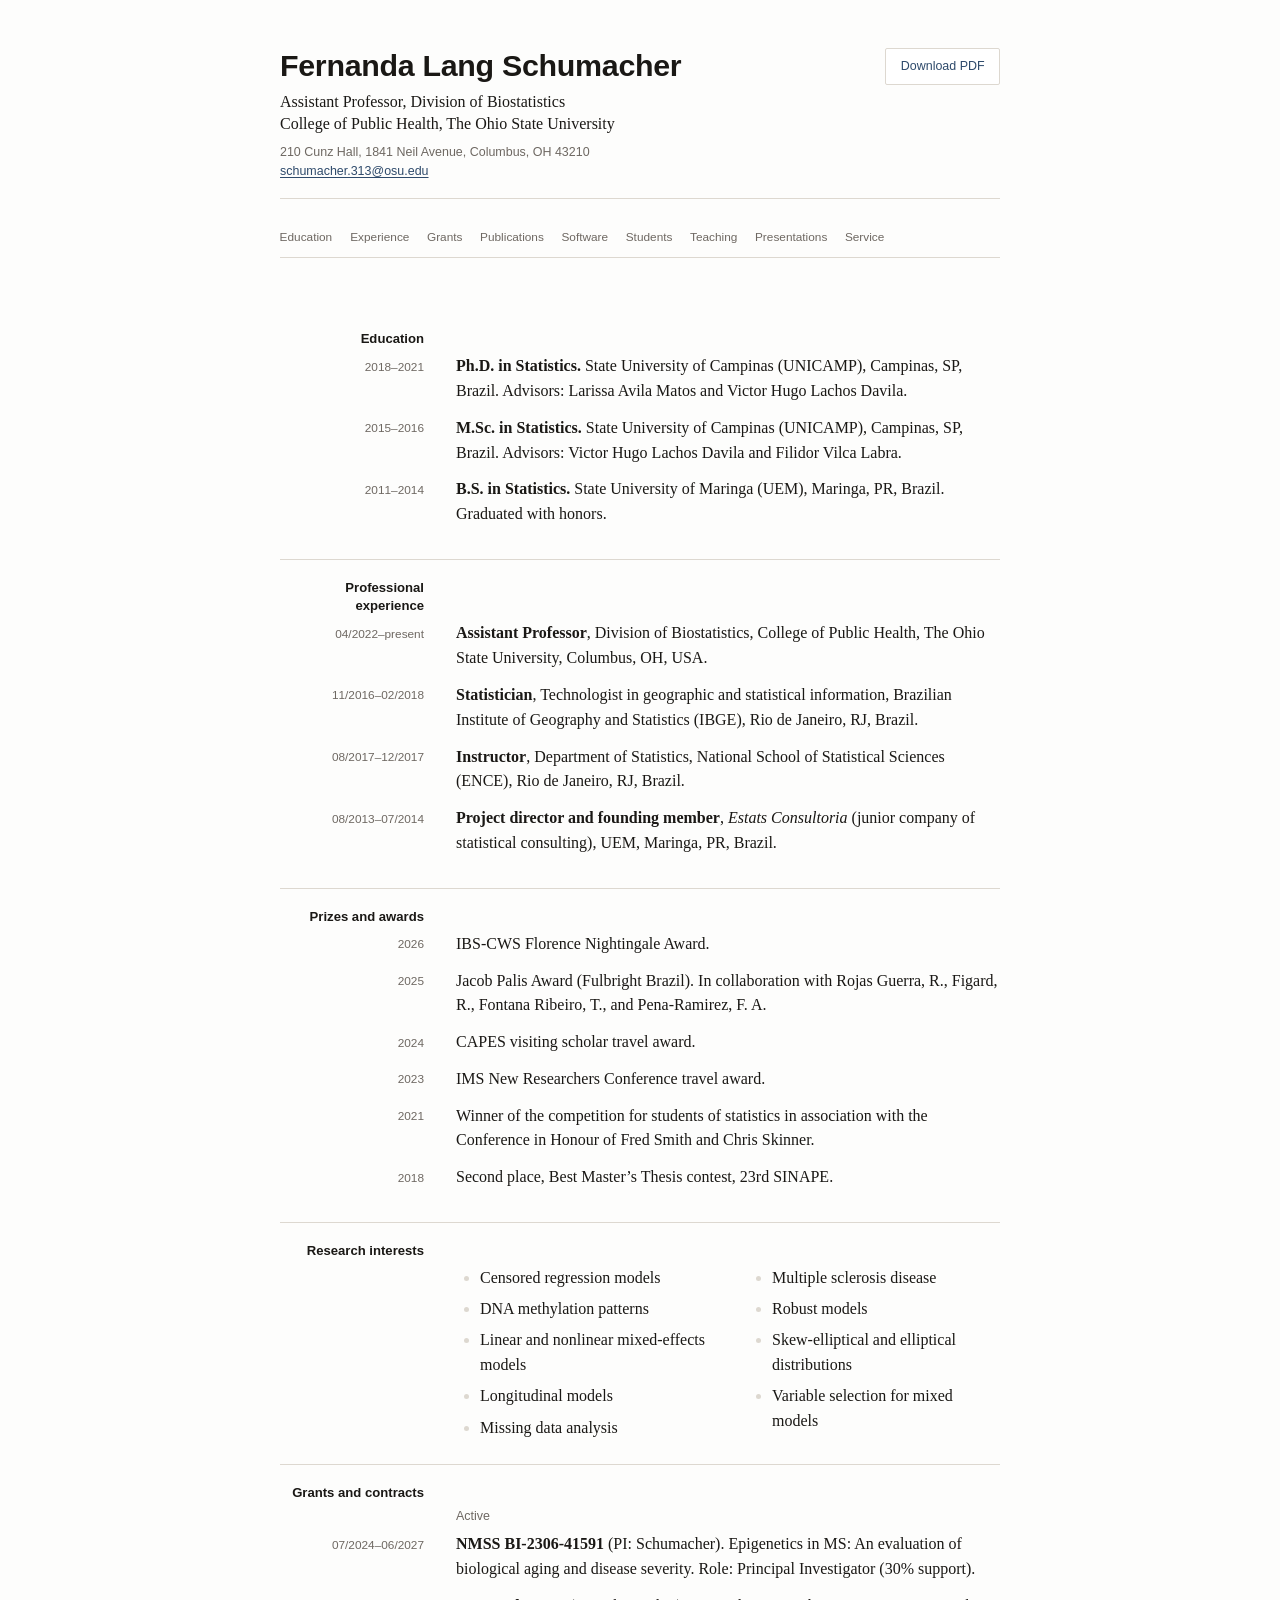
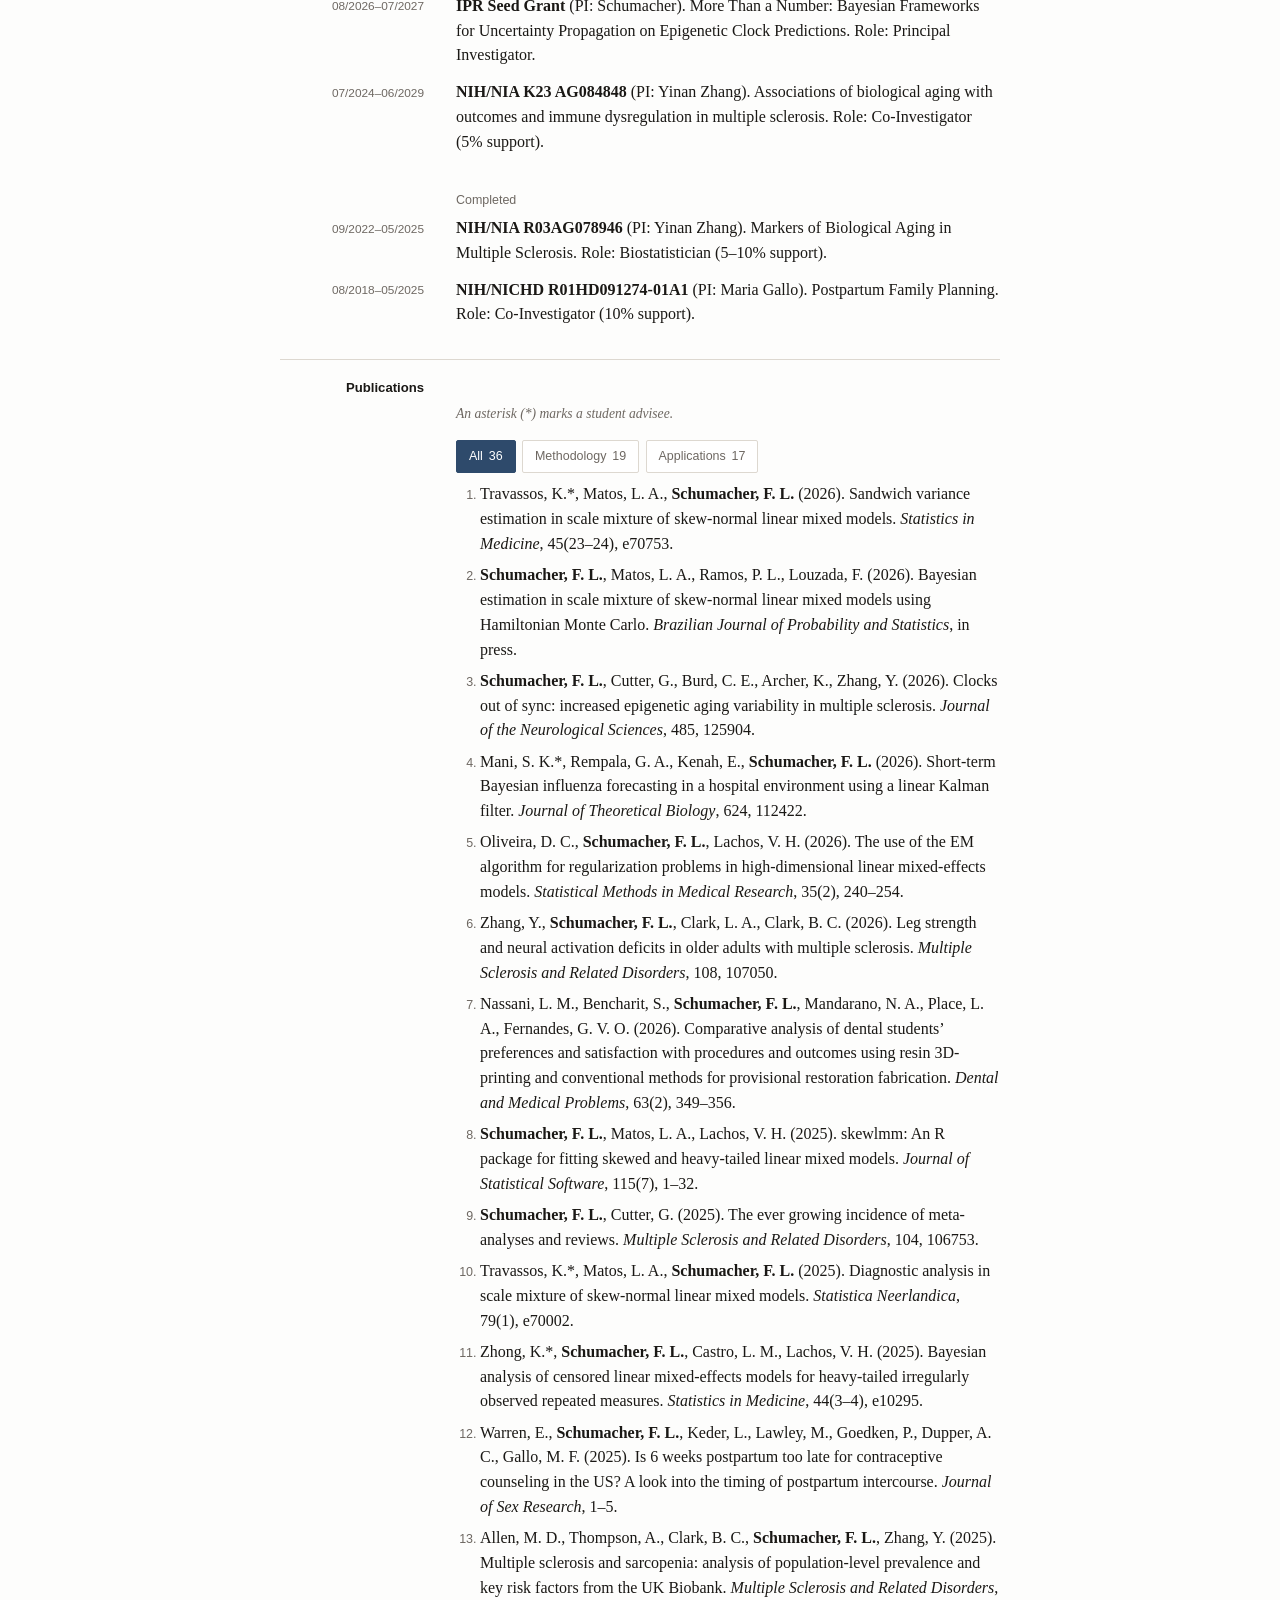
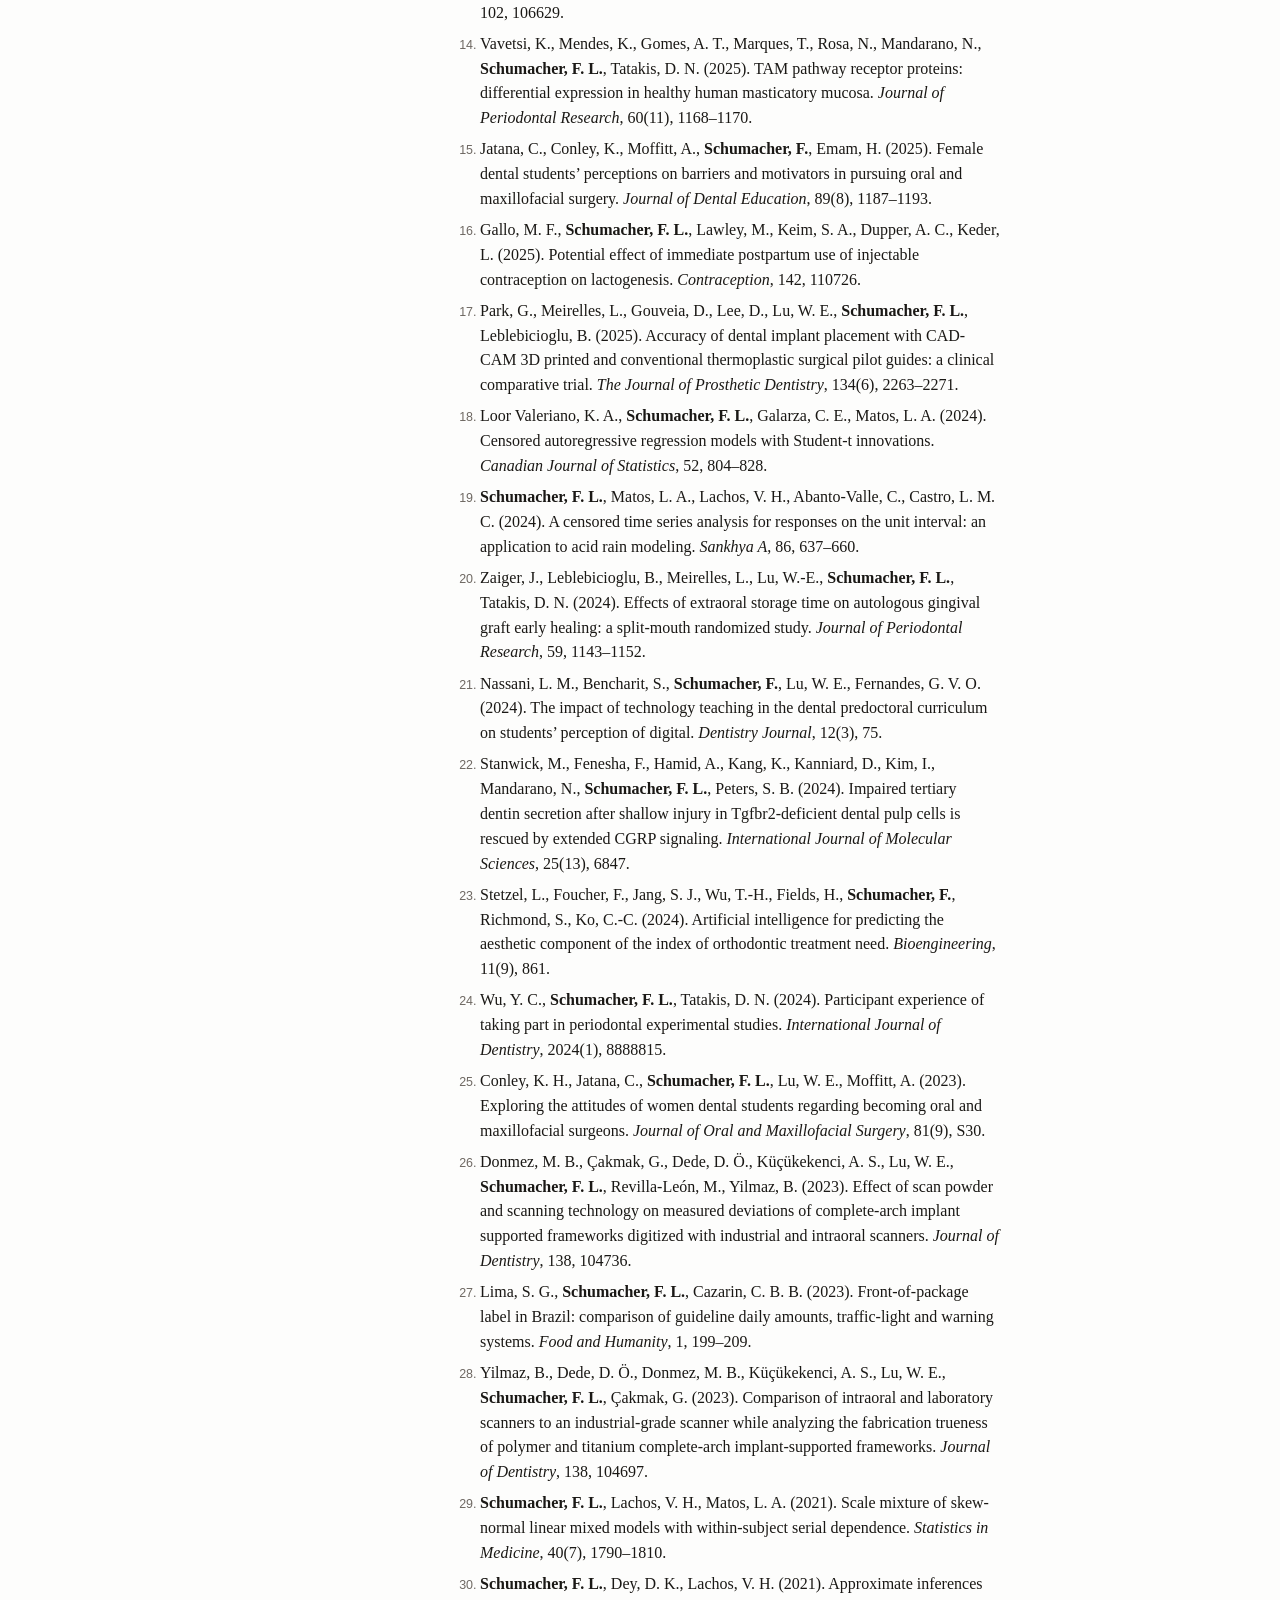
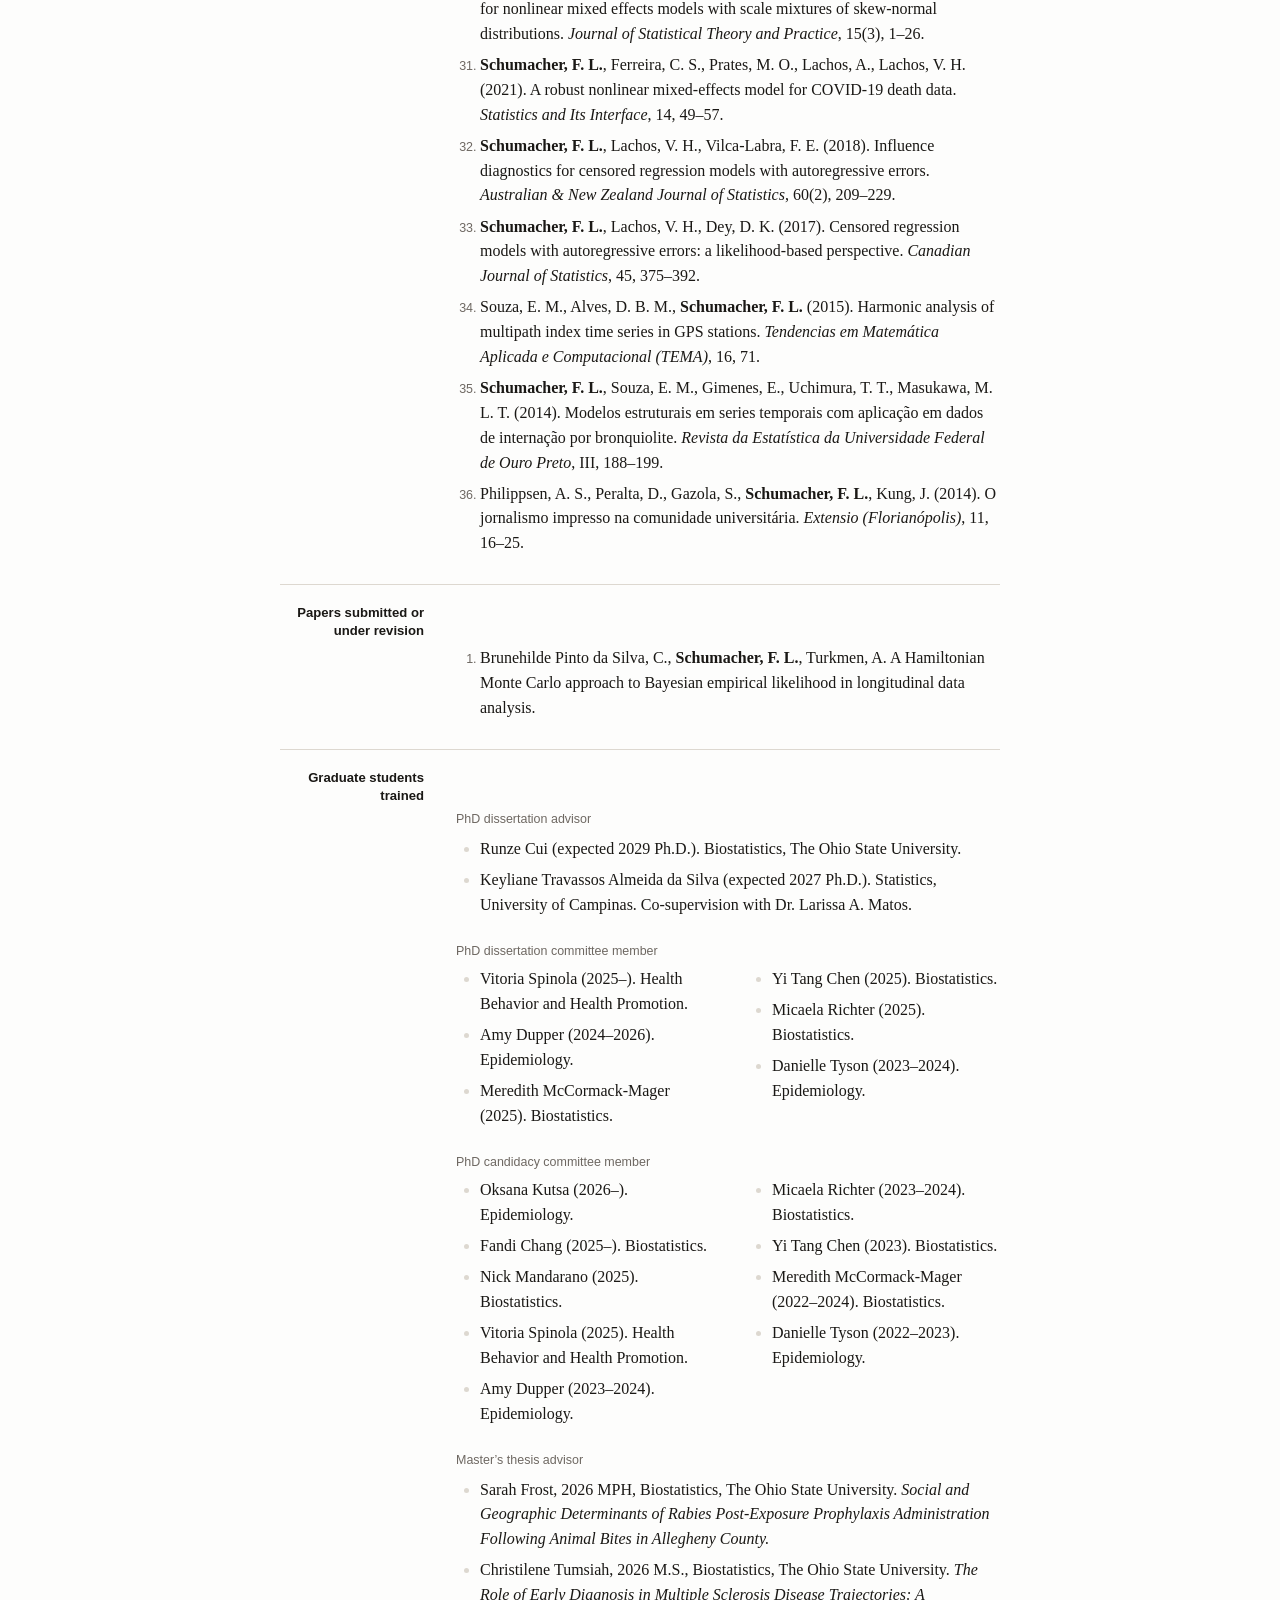
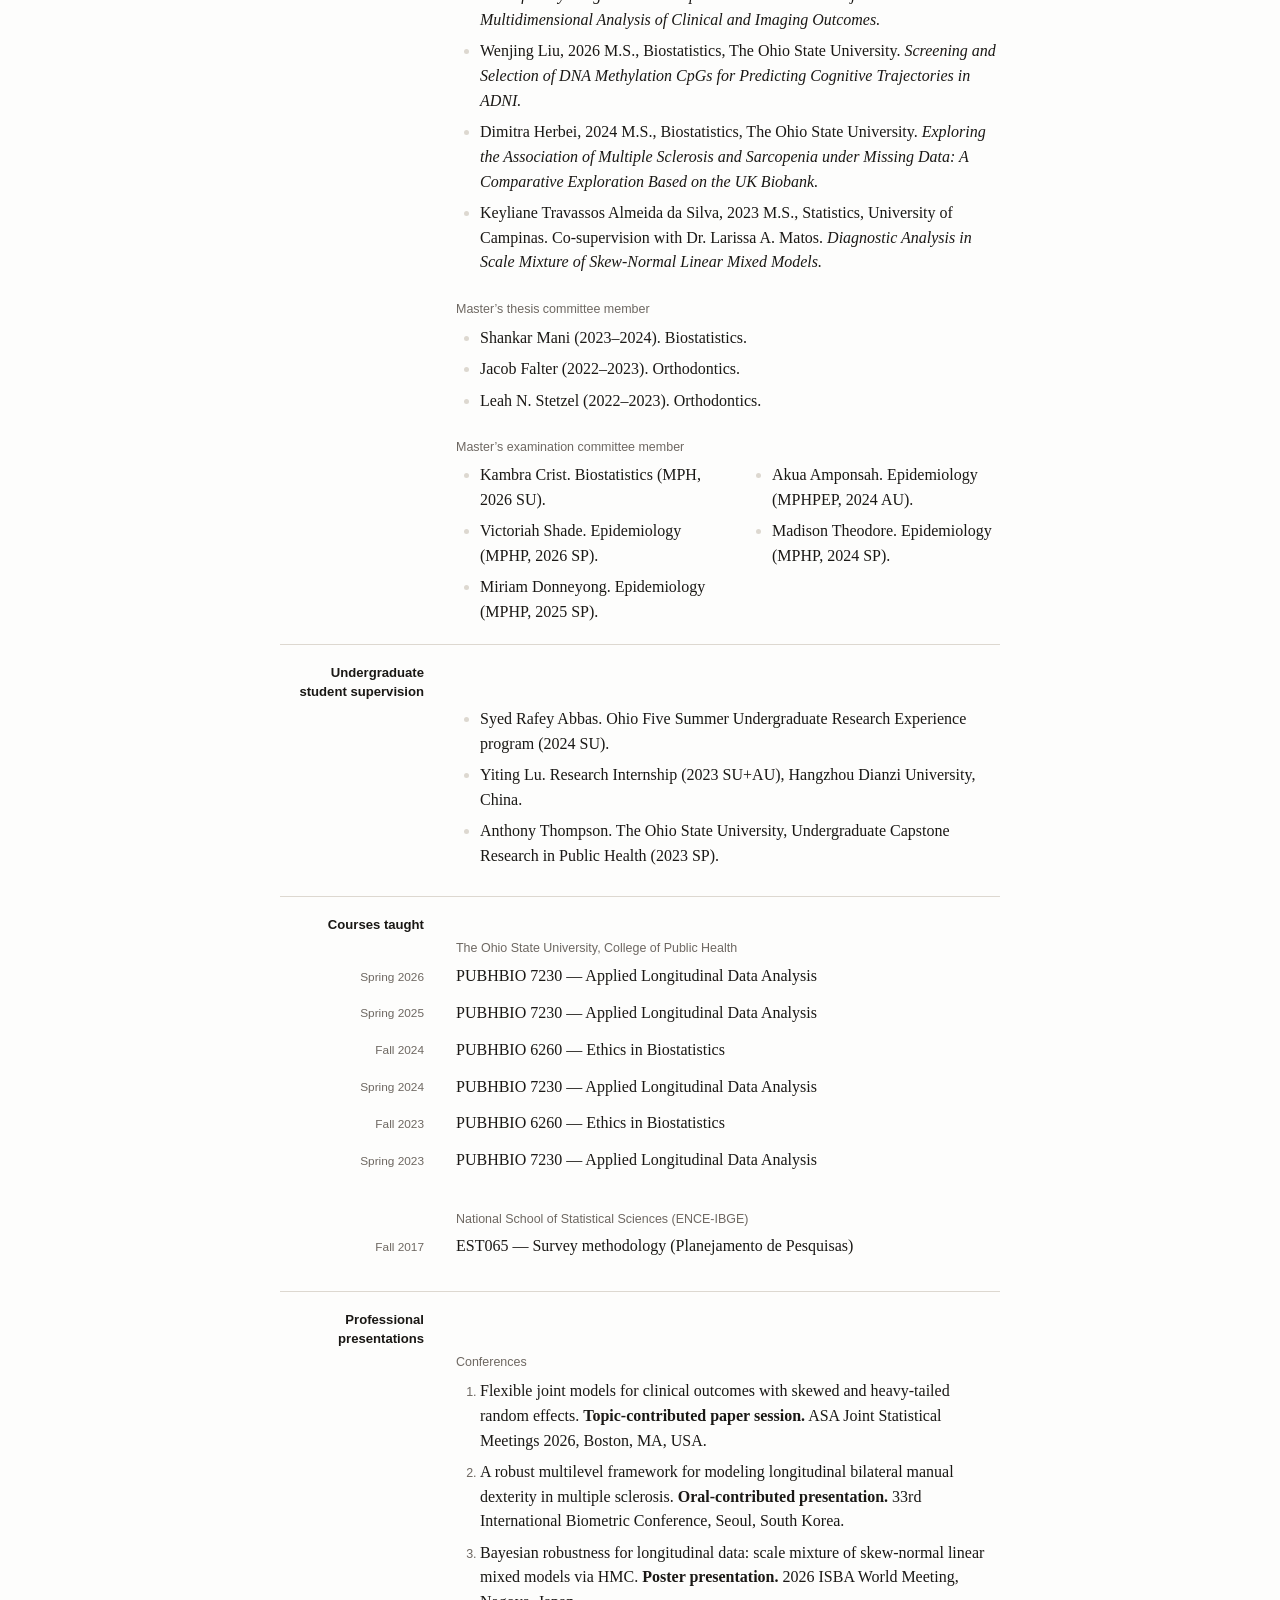
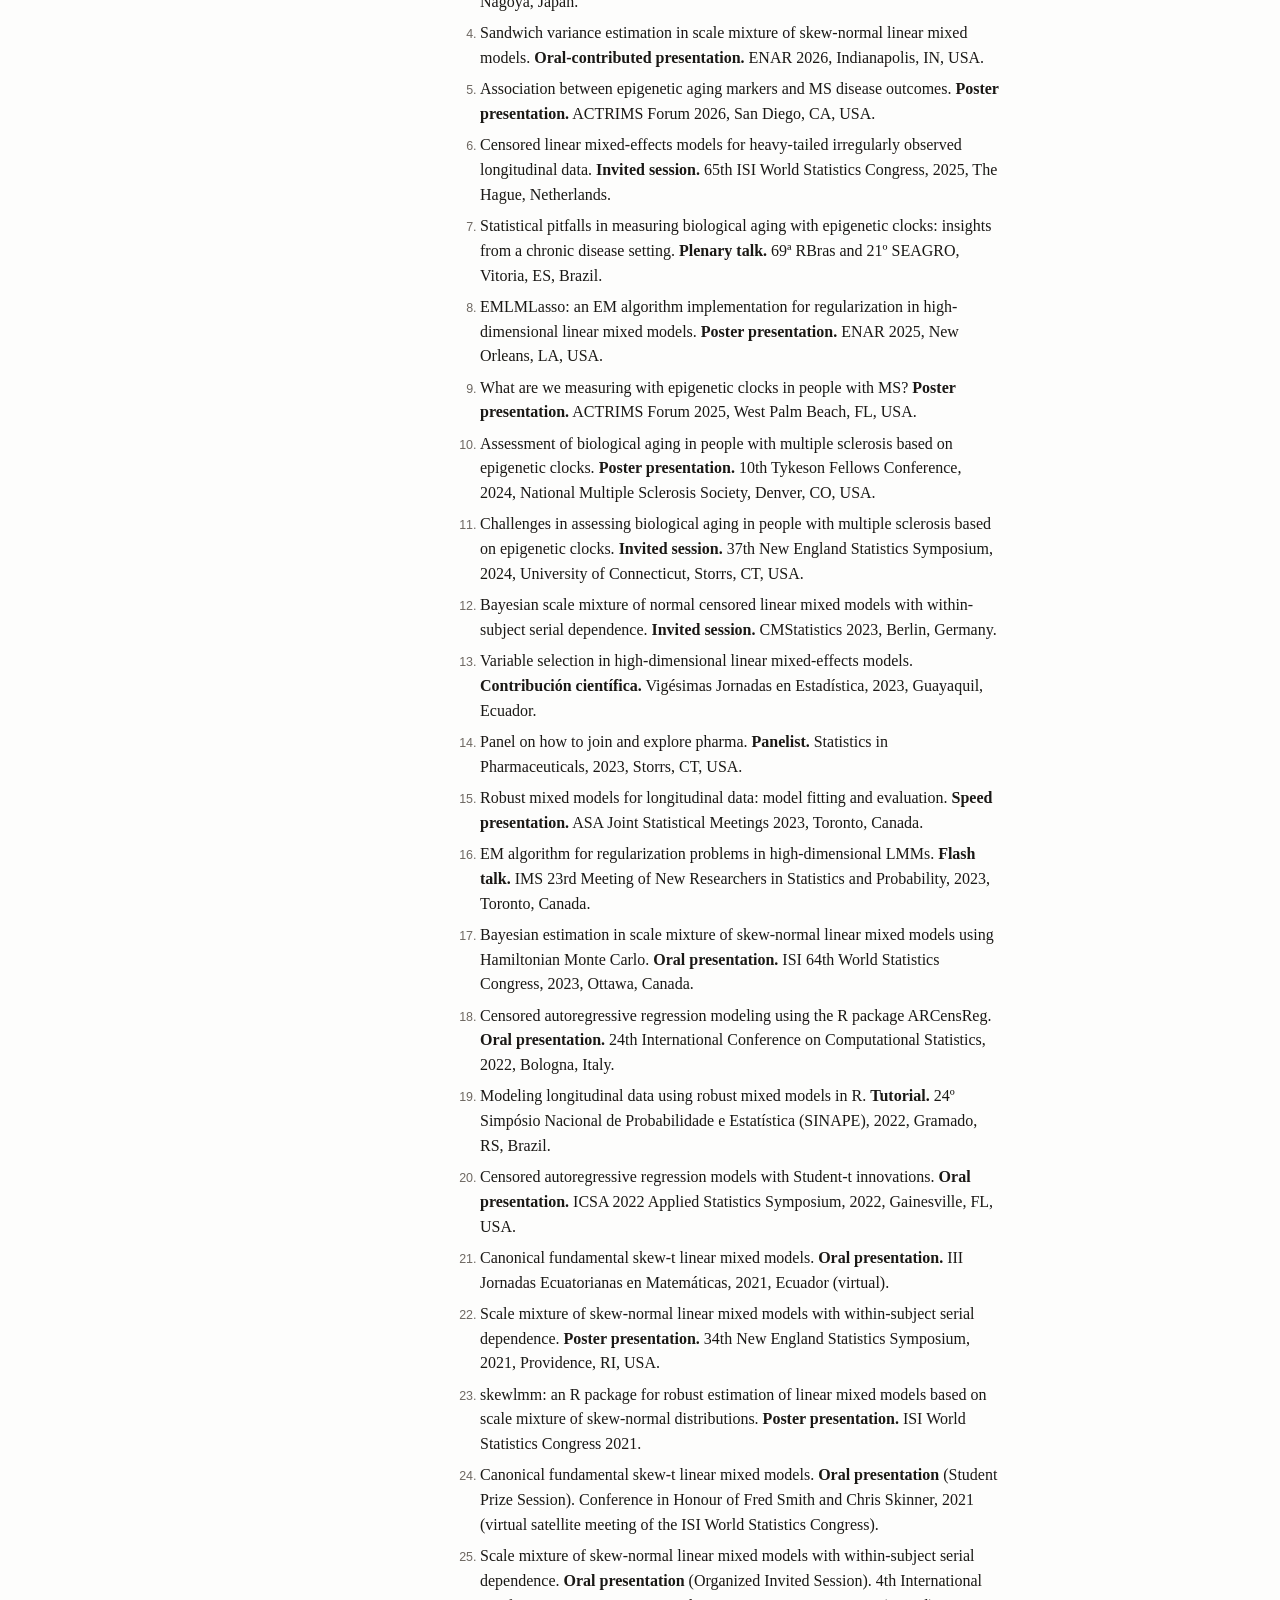
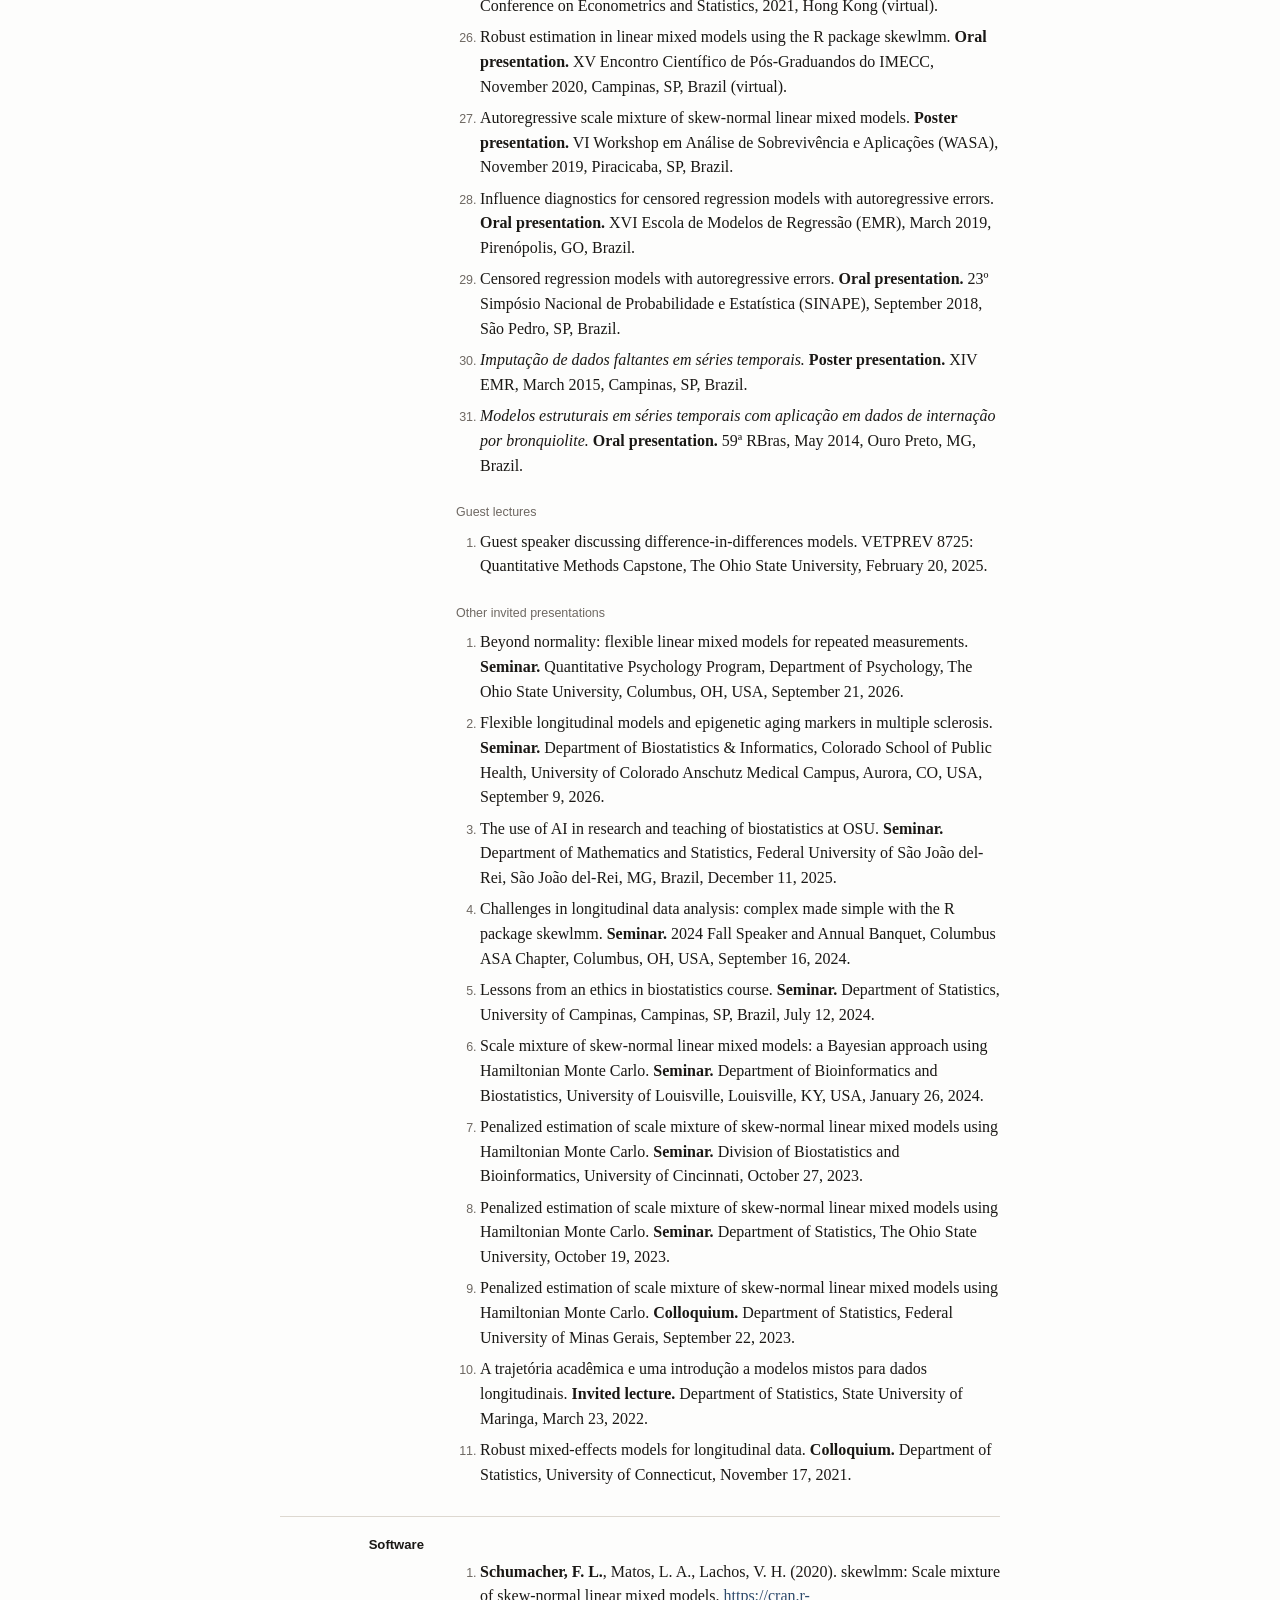
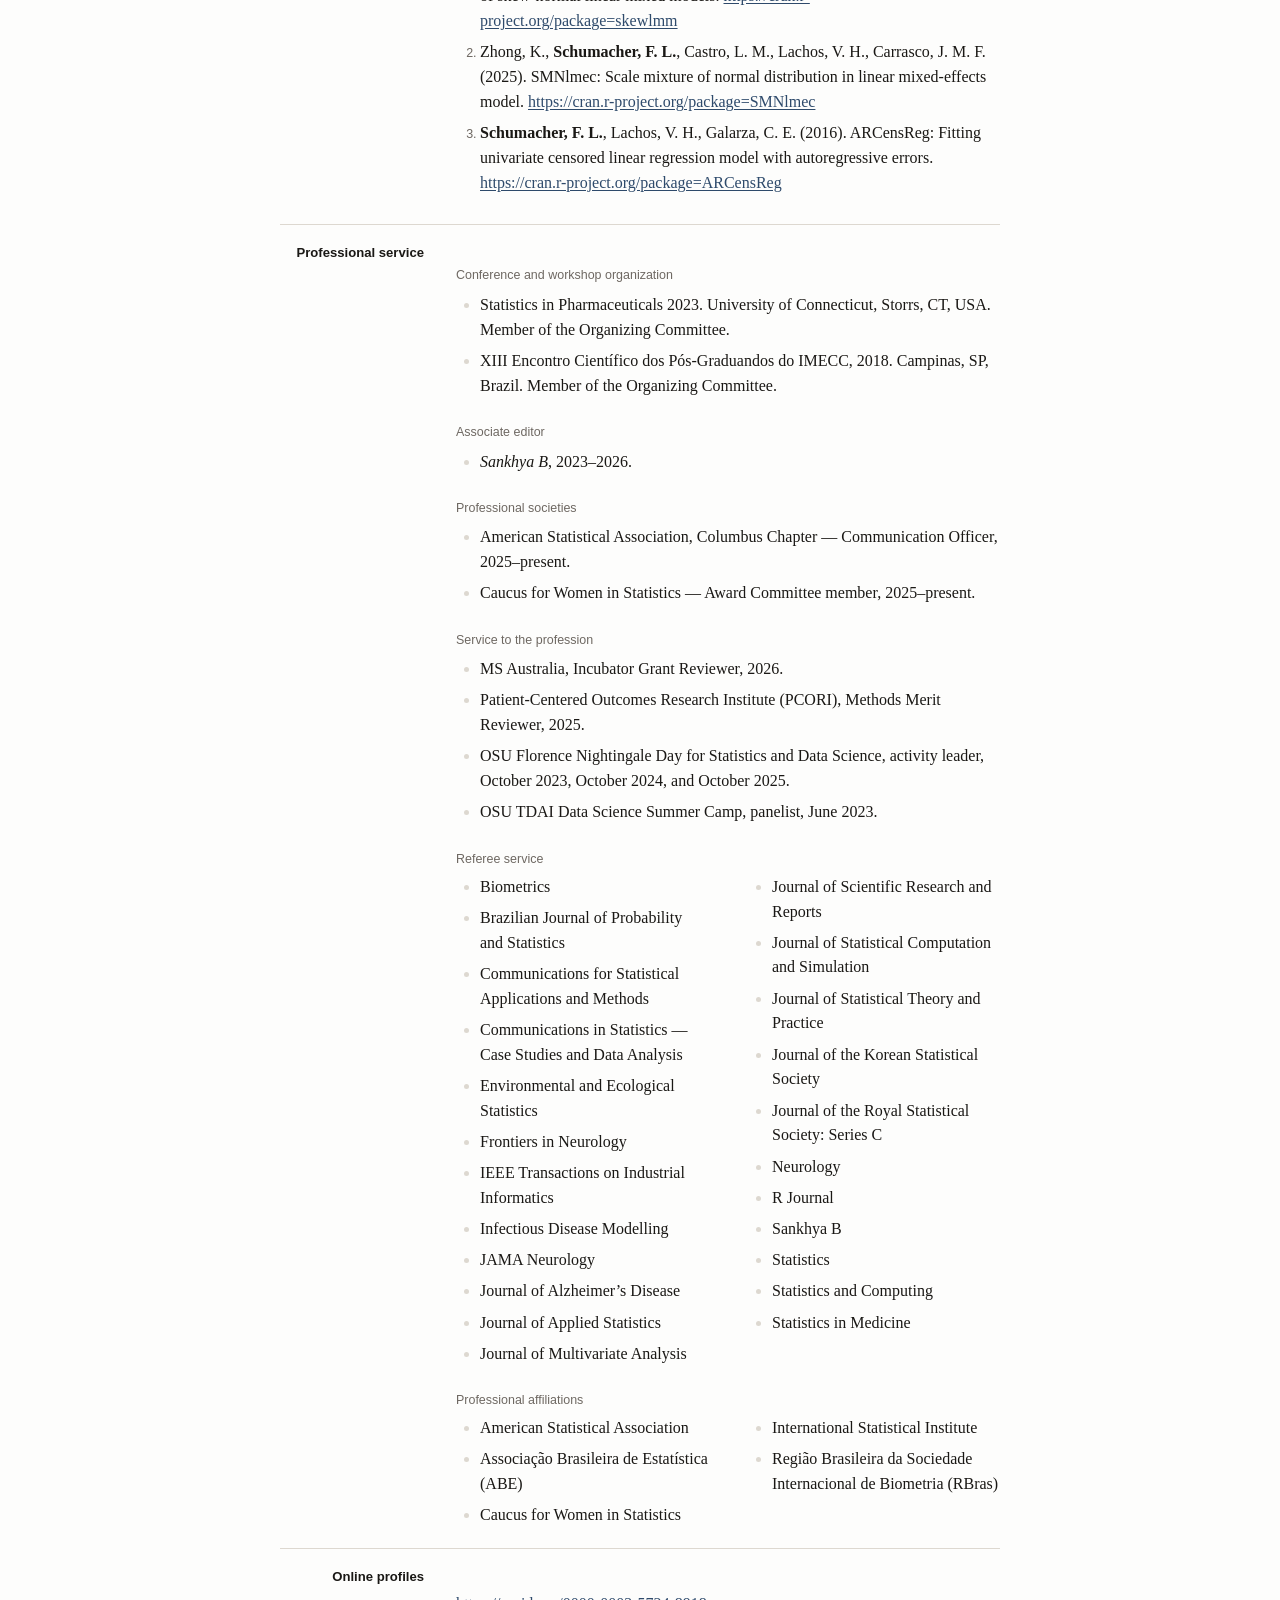
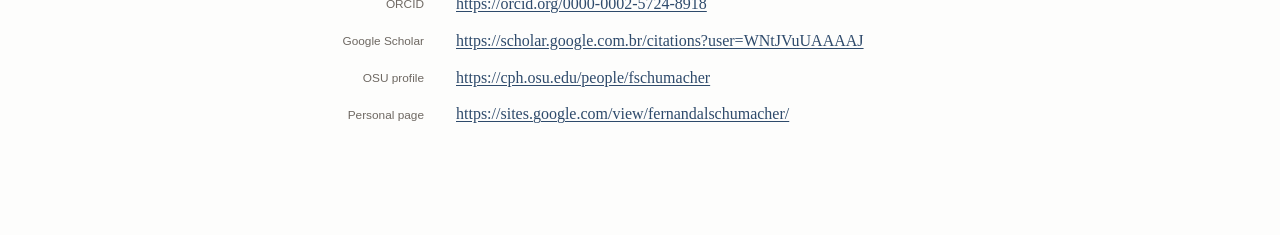
<file: docs/index.html>
<!DOCTYPE html>
<html xmlns="http://www.w3.org/1999/xhtml" lang="en" xml:lang="en"><head>

<meta charset="utf-8">
<meta name="generator" content="quarto-1.10.18">

<meta name="viewport" content="width=device-width, initial-scale=1.0, user-scalable=yes">

<meta name="description" content="Curriculum vitae. Assistant Professor of Biostatistics, The Ohio State University.">

<title>Fernanda Lang Schumacher, CV</title>
<style>
/* Default styles provided by pandoc.
** See https://pandoc.org/MANUAL.html#variables-for-html for config info.
*/
span.smallcaps{font-variant: small-caps;}
div.columns{display: flex; gap: 1.5em;}
div.column{flex: auto;}
@media screen {
div.columns{gap: min(4vw, 1.5em);}
div.column{overflow-x: auto;}
}
div.hanging-indent{margin-left: 1.5em; text-indent: -1.5em;}
ul.task-list{list-style: none;}
ul.task-list li input[type="checkbox"] {
  width: 0.8em;
  margin: 0 0.8em 0.2em -1em; /* quarto-specific, see https://github.com/quarto-dev/quarto-cli/issues/4556 */ 
  vertical-align: middle;
}
.display.math{display: block; text-align: center; margin: 0.5rem auto;}
</style>


<script src="cv_files/libs/clipboard/clipboard.min.js"></script>
<script src="cv_files/libs/quarto-html/tabby.min.js"></script>
<script src="cv_files/libs/quarto-html/popper.min.js"></script>
<script src="cv_files/libs/quarto-html/tippy.umd.min.js"></script>
<link href="cv_files/libs/quarto-html/tippy.css" rel="stylesheet">
<link href="cv_files/libs/quarto-html/light-border.css" rel="stylesheet">
<link href="cv_files/libs/quarto-html/quarto-html-640605f58ae58ee79329c070719e555b.min.css" rel="stylesheet" append-hash="true" data-mode="light">
<link href="cv_files/libs/quarto-html/quarto-syntax-highlighting-64a204ab8560d761af7679ceaba22944.css" rel="stylesheet" id="quarto-text-highlighting-styles">


<link rel="stylesheet" href="styles.css">
</head>

<body>





<header class="masthead">
  <div class="masthead-text">
    <h1>Fernanda Lang Schumacher</h1>
    <p class="role">Assistant Professor, Division of Biostatistics<br>
    College of Public Health, The Ohio State University</p>
    <p class="contact">210 Cunz Hall, 1841 Neil Avenue, Columbus, OH 43210<br>
    <a href="mailto:schumacher.313@osu.edu">schumacher.313@osu.edu</a></p>
  </div>
  <a class="pdf-button" href="cv.pdf" download="">Download PDF</a>
</header>
<nav class="jump" aria-label="Sections">
  <a href="#education">Education</a>
  <a href="#professional-experience">Experience</a>
  <a href="#grants-and-contracts">Grants</a>
  <a href="#publications">Publications</a>
  <a href="#software">Software</a>
  <a href="#graduate-students-trained">Students</a>
  <a href="#courses-taught">Teaching</a>
  <a href="#professional-presentations">Presentations</a>
  <a href="#professional-service">Service</a>
</nav>
<main id="content">
<h1 id="education">Education</h1>
<dl>
<dt>2018–2021</dt>
<dd>
<strong>Ph.D.&nbsp;in Statistics.</strong> State University of Campinas (UNICAMP), Campinas, SP, Brazil. Advisors: Larissa Avila Matos and Victor Hugo Lachos Davila.
</dd>
<dt>2015–2016</dt>
<dd>
<strong>M.Sc. in Statistics.</strong> State University of Campinas (UNICAMP), Campinas, SP, Brazil. Advisors: Victor Hugo Lachos Davila and Filidor Vilca Labra.
</dd>
<dt>2011–2014</dt>
<dd>
<strong>B.S. in Statistics.</strong> State University of Maringa (UEM), Maringa, PR, Brazil. Graduated with honors.
</dd>
</dl>
<h1 id="professional-experience">Professional experience</h1>
<dl>
<dt>04/2022–present</dt>
<dd>
<strong>Assistant Professor</strong>, Division of Biostatistics, College of Public Health, The Ohio State University, Columbus, OH, USA.
</dd>
<dt>11/2016–02/2018</dt>
<dd>
<strong>Statistician</strong>, Technologist in geographic and statistical information, Brazilian Institute of Geography and Statistics (IBGE), Rio de Janeiro, RJ, Brazil.
</dd>
<dt>08/2017–12/2017</dt>
<dd>
<strong>Instructor</strong>, Department of Statistics, National School of Statistical Sciences (ENCE), Rio de Janeiro, RJ, Brazil.
</dd>
<dt>08/2013–07/2014</dt>
<dd>
<strong>Project director and founding member</strong>, <em>Estats Consultoria</em> (junior company of statistical consulting), UEM, Maringa, PR, Brazil.
</dd>
</dl>
<h1 id="prizes-and-awards">Prizes and awards</h1>
<dl>
<dt>2026</dt>
<dd>
IBS-CWS Florence Nightingale Award.
</dd>
<dt>2025</dt>
<dd>
Jacob Palis Award (Fulbright Brazil). In collaboration with Rojas Guerra, R., Figard, R., Fontana Ribeiro, T., and Pena-Ramirez, F. A.
</dd>
<dt>2024</dt>
<dd>
CAPES visiting scholar travel award.
</dd>
<dt>2023</dt>
<dd>
IMS New Researchers Conference travel award.
</dd>
<dt>2021</dt>
<dd>
Winner of the competition for students of statistics in association with the Conference in Honour of Fred Smith and Chris Skinner.
</dd>
<dt>2018</dt>
<dd>
Second place, Best Master’s Thesis contest, 23rd SINAPE.
</dd>
</dl>
<h1 id="research-interests">Research interests</h1>
<div class="columns-two">
<ul>
<li>Censored regression models</li>
<li>DNA methylation patterns</li>
<li>Linear and nonlinear mixed-effects models</li>
<li>Longitudinal models</li>
<li>Missing data analysis</li>
<li>Multiple sclerosis disease</li>
<li>Robust models</li>
<li>Skew-elliptical and elliptical distributions</li>
<li>Variable selection for mixed models</li>
</ul>
</div>
<h1 id="grants-and-contracts">Grants and contracts</h1>
<h2 id="active">Active</h2>
<dl>
<dt>07/2024–06/2027</dt>
<dd>
<strong>NMSS BI-2306-41591</strong> (PI: Schumacher). Epigenetics in MS: An evaluation of biological aging and disease severity. Role: Principal Investigator (30% support).
</dd>
<dt>08/2026–07/2027</dt>
<dd>
<strong>IPR Seed Grant</strong> (PI: Schumacher). More Than a Number: Bayesian Frameworks for Uncertainty Propagation on Epigenetic Clock Predictions. Role: Principal Investigator.
</dd>
<dt>07/2024–06/2029</dt>
<dd>
<strong>NIH/NIA K23 AG084848</strong> (PI: Yinan Zhang). Associations of biological aging with outcomes and immune dysregulation in multiple sclerosis. Role: Co-Investigator (5% support).
</dd>
</dl>
<h2 id="completed">Completed</h2>
<dl>
<dt>09/2022–05/2025</dt>
<dd>
<strong>NIH/NIA R03AG078946</strong> (PI: Yinan Zhang). Markers of Biological Aging in Multiple Sclerosis. Role: Biostatistician (5–10% support).
</dd>
<dt>08/2018–05/2025</dt>
<dd>
<strong>NIH/NICHD R01HD091274-01A1</strong> (PI: Maria Gallo). Postpartum Family Planning. Role: Co-Investigator (10% support).
</dd>
</dl>
<h1 id="publications">Publications</h1>
<div class="note">
<p>An asterisk (*) marks a student advisee.</p>
</div>
<h2 id="statistical-methodology">Statistical methodology</h2>
<ol type="1">
<li>Travassos, K.*, Matos, L. A., <strong>Schumacher, F. L.</strong> (2026). Sandwich variance estimation in scale mixture of skew-normal linear mixed models. <em>Statistics in Medicine</em>, 45(23–24), e70753.</li>
<li><strong>Schumacher, F. L.</strong>, Matos, L. A., Ramos, P. L., Louzada, F. (2026). Bayesian estimation in scale mixture of skew-normal linear mixed models using Hamiltonian Monte Carlo. <em>Brazilian Journal of Probability and Statistics</em>, in press.</li>
<li><strong>Schumacher, F. L.</strong>, Cutter, G., Burd, C. E., Archer, K., Zhang, Y. (2026). Clocks out of sync: increased epigenetic aging variability in multiple sclerosis. <em>Journal of the Neurological Sciences</em>, 485, 125904.</li>
<li>Mani, S. K.*, Rempala, G. A., Kenah, E., <strong>Schumacher, F. L.</strong> (2026). Short-term Bayesian influenza forecasting in a hospital environment using a linear Kalman filter. <em>Journal of Theoretical Biology</em>, 624, 112422.</li>
<li>Oliveira, D. C., <strong>Schumacher, F. L.</strong>, Lachos, V. H. (2026). The use of the EM algorithm for regularization problems in high-dimensional linear mixed-effects models. <em>Statistical Methods in Medical Research</em>, 35(2), 240–254.</li>
<li><strong>Schumacher, F. L.</strong>, Matos, L. A., Lachos, V. H. (2025). skewlmm: An R package for fitting skewed and heavy-tailed linear mixed models. <em>Journal of Statistical Software</em>, 115(7), 1–32.</li>
<li><strong>Schumacher, F. L.</strong>, Cutter, G. (2025). The ever growing incidence of meta-analyses and reviews. <em>Multiple Sclerosis and Related Disorders</em>, 104, 106753.</li>
<li>Travassos, K.*, Matos, L. A., <strong>Schumacher, F. L.</strong> (2025). Diagnostic analysis in scale mixture of skew-normal linear mixed models. <em>Statistica Neerlandica</em>, 79(1), e70002.</li>
<li>Zhong, K.*, <strong>Schumacher, F. L.</strong>, Castro, L. M., Lachos, V. H. (2025). Bayesian analysis of censored linear mixed-effects models for heavy-tailed irregularly observed repeated measures. <em>Statistics in Medicine</em>, 44(3–4), e10295.</li>
<li>Loor Valeriano, K. A., <strong>Schumacher, F. L.</strong>, Galarza, C. E., Matos, L. A. (2024). Censored autoregressive regression models with Student-t innovations. <em>Canadian Journal of Statistics</em>, 52, 804–828.</li>
<li><strong>Schumacher, F. L.</strong>, Matos, L. A., Lachos, V. H., Abanto-Valle, C., Castro, L. M. C. (2024). A censored time series analysis for responses on the unit interval: an application to acid rain modeling. <em>Sankhya A</em>, 86, 637–660.</li>
<li><strong>Schumacher, F. L.</strong>, Lachos, V. H., Matos, L. A. (2021). Scale mixture of skew-normal linear mixed models with within-subject serial dependence. <em>Statistics in Medicine</em>, 40(7), 1790–1810.</li>
<li><strong>Schumacher, F. L.</strong>, Dey, D. K., Lachos, V. H. (2021). Approximate inferences for nonlinear mixed effects models with scale mixtures of skew-normal distributions. <em>Journal of Statistical Theory and Practice</em>, 15(3), 1–26.</li>
<li><strong>Schumacher, F. L.</strong>, Ferreira, C. S., Prates, M. O., Lachos, A., Lachos, V. H. (2021). A robust nonlinear mixed-effects model for COVID-19 death data. <em>Statistics and Its Interface</em>, 14, 49–57.</li>
<li><strong>Schumacher, F. L.</strong>, Lachos, V. H., Vilca-Labra, F. E. (2018). Influence diagnostics for censored regression models with autoregressive errors. <em>Australian &amp; New Zealand Journal of Statistics</em>, 60(2), 209–229.</li>
<li><strong>Schumacher, F. L.</strong>, Lachos, V. H., Dey, D. K. (2017). Censored regression models with autoregressive errors: a likelihood-based perspective. <em>Canadian Journal of Statistics</em>, 45, 375–392.</li>
<li>Souza, E. M., Alves, D. B. M., <strong>Schumacher, F. L.</strong> (2015). Harmonic analysis of multipath index time series in GPS stations. <em>Tendencias em Matemática Aplicada e Computacional (TEMA)</em>, 16, 71.</li>
<li><strong>Schumacher, F. L.</strong>, Souza, E. M., Gimenes, E., Uchimura, T. T., Masukawa, M. L. T. (2014). Modelos estruturais em series temporais com aplicação em dados de internação por bronquiolite. <em>Revista da Estatística da Universidade Federal de Ouro Preto</em>, III, 188–199.</li>
<li>Philippsen, A. S., Peralta, D., Gazola, S., <strong>Schumacher, F. L.</strong>, Kung, J. (2014). O jornalismo impresso na comunidade universitária. <em>Extensio (Florianópolis)</em>, 11, 16–25.</li>
</ol>
<h2 id="statistical-applications">Statistical applications</h2>
<ol type="1">
<li>Zhang, Y., <strong>Schumacher, F. L.</strong>, Clark, L. A., Clark, B. C. (2026). Leg strength and neural activation deficits in older adults with multiple sclerosis. <em>Multiple Sclerosis and Related Disorders</em>, 108, 107050.</li>
<li>Nassani, L. M., Bencharit, S., <strong>Schumacher, F. L.</strong>, Mandarano, N. A., Place, L. A., Fernandes, G. V. O. (2026). Comparative analysis of dental students’ preferences and satisfaction with procedures and outcomes using resin 3D-printing and conventional methods for provisional restoration fabrication. <em>Dental and Medical Problems</em>, 63(2), 349–356.</li>
<li>Warren, E., <strong>Schumacher, F. L.</strong>, Keder, L., Lawley, M., Goedken, P., Dupper, A. C., Gallo, M. F. (2025). Is 6 weeks postpartum too late for contraceptive counseling in the US? A look into the timing of postpartum intercourse. <em>Journal of Sex Research</em>, 1–5.</li>
<li>Allen, M. D., Thompson, A., Clark, B. C., <strong>Schumacher, F. L.</strong>, Zhang, Y. (2025). Multiple sclerosis and sarcopenia: analysis of population-level prevalence and key risk factors from the UK Biobank. <em>Multiple Sclerosis and Related Disorders</em>, 102, 106629.</li>
<li>Vavetsi, K., Mendes, K., Gomes, A. T., Marques, T., Rosa, N., Mandarano, N., <strong>Schumacher, F. L.</strong>, Tatakis, D. N. (2025). TAM pathway receptor proteins: differential expression in healthy human masticatory mucosa. <em>Journal of Periodontal Research</em>, 60(11), 1168–1170.</li>
<li>Jatana, C., Conley, K., Moffitt, A., <strong>Schumacher, F.</strong>, Emam, H. (2025). Female dental students’ perceptions on barriers and motivators in pursuing oral and maxillofacial surgery. <em>Journal of Dental Education</em>, 89(8), 1187–1193.</li>
<li>Gallo, M. F., <strong>Schumacher, F. L.</strong>, Lawley, M., Keim, S. A., Dupper, A. C., Keder, L. (2025). Potential effect of immediate postpartum use of injectable contraception on lactogenesis. <em>Contraception</em>, 142, 110726.</li>
<li>Park, G., Meirelles, L., Gouveia, D., Lee, D., Lu, W. E., <strong>Schumacher, F. L.</strong>, Leblebicioglu, B. (2025). Accuracy of dental implant placement with CAD-CAM 3D printed and conventional thermoplastic surgical pilot guides: a clinical comparative trial. <em>The Journal of Prosthetic Dentistry</em>, 134(6), 2263–2271.</li>
<li>Zaiger, J., Leblebicioglu, B., Meirelles, L., Lu, W.-E., <strong>Schumacher, F. L.</strong>, Tatakis, D. N. (2024). Effects of extraoral storage time on autologous gingival graft early healing: a split-mouth randomized study. <em>Journal of Periodontal Research</em>, 59, 1143–1152.</li>
<li>Nassani, L. M., Bencharit, S., <strong>Schumacher, F.</strong>, Lu, W. E., Fernandes, G. V. O. (2024). The impact of technology teaching in the dental predoctoral curriculum on students’ perception of digital. <em>Dentistry Journal</em>, 12(3), 75.</li>
<li>Stanwick, M., Fenesha, F., Hamid, A., Kang, K., Kanniard, D., Kim, I., Mandarano, N., <strong>Schumacher, F. L.</strong>, Peters, S. B. (2024). Impaired tertiary dentin secretion after shallow injury in Tgfbr2-deficient dental pulp cells is rescued by extended CGRP signaling. <em>International Journal of Molecular Sciences</em>, 25(13), 6847.</li>
<li>Stetzel, L., Foucher, F., Jang, S. J., Wu, T.-H., Fields, H., <strong>Schumacher, F.</strong>, Richmond, S., Ko, C.-C. (2024). Artificial intelligence for predicting the aesthetic component of the index of orthodontic treatment need. <em>Bioengineering</em>, 11(9), 861.</li>
<li>Wu, Y. C., <strong>Schumacher, F. L.</strong>, Tatakis, D. N. (2024). Participant experience of taking part in periodontal experimental studies. <em>International Journal of Dentistry</em>, 2024(1), 8888815.</li>
<li>Conley, K. H., Jatana, C., <strong>Schumacher, F. L.</strong>, Lu, W. E., Moffitt, A. (2023). Exploring the attitudes of women dental students regarding becoming oral and maxillofacial surgeons. <em>Journal of Oral and Maxillofacial Surgery</em>, 81(9), S30.</li>
<li>Donmez, M. B., Çakmak, G., Dede, D. Ö., Küçükekenci, A. S., Lu, W. E., <strong>Schumacher, F. L.</strong>, Revilla-León, M., Yilmaz, B. (2023). Effect of scan powder and scanning technology on measured deviations of complete-arch implant supported frameworks digitized with industrial and intraoral scanners. <em>Journal of Dentistry</em>, 138, 104736.</li>
<li>Lima, S. G., <strong>Schumacher, F. L.</strong>, Cazarin, C. B. B. (2023). Front-of-package label in Brazil: comparison of guideline daily amounts, traffic-light and warning systems. <em>Food and Humanity</em>, 1, 199–209.</li>
<li>Yilmaz, B., Dede, D. Ö., Donmez, M. B., Küçükekenci, A. S., Lu, W. E., <strong>Schumacher, F. L.</strong>, Çakmak, G. (2023). Comparison of intraoral and laboratory scanners to an industrial-grade scanner while analyzing the fabrication trueness of polymer and titanium complete-arch implant-supported frameworks. <em>Journal of Dentistry</em>, 138, 104697.</li>
</ol>
<h1 id="papers-submitted-or-under-revision">Papers submitted or under revision</h1>
<ol type="1">
<li>Brunehilde Pinto da Silva, C., <strong>Schumacher, F. L.</strong>, Turkmen, A. A Hamiltonian Monte Carlo approach to Bayesian empirical likelihood in longitudinal data analysis.</li>
</ol>
<h1 id="graduate-students-trained">Graduate students trained</h1>
<h2 id="phd-dissertation-advisor">PhD dissertation advisor</h2>
<ul>
<li>Runze Cui (expected 2029 Ph.D.). Biostatistics, The Ohio State University.</li>
<li>Keyliane Travassos Almeida da Silva (expected 2027 Ph.D.). Statistics, University of Campinas. Co-supervision with Dr.&nbsp;Larissa A. Matos.</li>
</ul>
<h2 id="phd-dissertation-committee-member">PhD dissertation committee member</h2>
<div class="columns-two">
<ul>
<li>Vitoria Spinola (2025–). Health Behavior and Health Promotion.</li>
<li>Amy Dupper (2024–2026). Epidemiology.</li>
<li>Meredith McCormack-Mager (2025). Biostatistics.</li>
<li>Yi Tang Chen (2025). Biostatistics.</li>
<li>Micaela Richter (2025). Biostatistics.</li>
<li>Danielle Tyson (2023–2024). Epidemiology.</li>
</ul>
</div>
<h2 id="phd-candidacy-committee-member">PhD candidacy committee member</h2>
<div class="columns-two">
<ul>
<li>Oksana Kutsa (2026–). Epidemiology.</li>
<li>Fandi Chang (2025–). Biostatistics.</li>
<li>Nick Mandarano (2025). Biostatistics.</li>
<li>Vitoria Spinola (2025). Health Behavior and Health Promotion.</li>
<li>Amy Dupper (2023–2024). Epidemiology.</li>
<li>Micaela Richter (2023–2024). Biostatistics.</li>
<li>Yi Tang Chen (2023). Biostatistics.</li>
<li>Meredith McCormack-Mager (2022–2024). Biostatistics.</li>
<li>Danielle Tyson (2022–2023). Epidemiology.</li>
</ul>
</div>
<h2 id="masters-thesis-advisor">Master’s thesis advisor</h2>
<ul>
<li>Sarah Frost, 2026 MPH, Biostatistics, The Ohio State University. <em>Social and Geographic Determinants of Rabies Post-Exposure Prophylaxis Administration Following Animal Bites in Allegheny County.</em></li>
<li>Christilene Tumsiah, 2026 M.S., Biostatistics, The Ohio State University. <em>The Role of Early Diagnosis in Multiple Sclerosis Disease Trajectories: A Multidimensional Analysis of Clinical and Imaging Outcomes.</em></li>
<li>Wenjing Liu, 2026 M.S., Biostatistics, The Ohio State University. <em>Screening and Selection of DNA Methylation CpGs for Predicting Cognitive Trajectories in ADNI.</em></li>
<li>Dimitra Herbei, 2024 M.S., Biostatistics, The Ohio State University. <em>Exploring the Association of Multiple Sclerosis and Sarcopenia under Missing Data: A Comparative Exploration Based on the UK Biobank.</em></li>
<li>Keyliane Travassos Almeida da Silva, 2023 M.S., Statistics, University of Campinas. Co-supervision with Dr.&nbsp;Larissa A. Matos. <em>Diagnostic Analysis in Scale Mixture of Skew-Normal Linear Mixed Models.</em></li>
</ul>
<h2 id="masters-thesis-committee-member">Master’s thesis committee member</h2>
<ul>
<li>Shankar Mani (2023–2024). Biostatistics.</li>
<li>Jacob Falter (2022–2023). Orthodontics.</li>
<li>Leah N. Stetzel (2022–2023). Orthodontics.</li>
</ul>
<h2 id="masters-examination-committee-member">Master’s examination committee member</h2>
<div class="columns-two">
<ul>
<li>Kambra Crist. Biostatistics (MPH, 2026 SU).</li>
<li>Victoriah Shade. Epidemiology (MPHP, 2026 SP).</li>
<li>Miriam Donneyong. Epidemiology (MPHP, 2025 SP).</li>
<li>Akua Amponsah. Epidemiology (MPHPEP, 2024 AU).</li>
<li>Madison Theodore. Epidemiology (MPHP, 2024 SP).</li>
</ul>
</div>
<h1 id="undergraduate-student-supervision">Undergraduate student supervision</h1>
<ul>
<li>Syed Rafey Abbas. Ohio Five Summer Undergraduate Research Experience program (2024 SU).</li>
<li>Yiting Lu. Research Internship (2023 SU+AU), Hangzhou Dianzi University, China.</li>
<li>Anthony Thompson. The Ohio State University, Undergraduate Capstone Research in Public Health (2023 SP).</li>
</ul>
<h1 id="courses-taught">Courses taught</h1>
<h2 id="the-ohio-state-university-college-of-public-health">The Ohio State University, College of Public Health</h2>
<dl>
<dt>Spring 2026</dt>
<dd>
PUBHBIO 7230 — Applied Longitudinal Data Analysis
</dd>
<dt>Spring 2025</dt>
<dd>
PUBHBIO 7230 — Applied Longitudinal Data Analysis
</dd>
<dt>Fall 2024</dt>
<dd>
PUBHBIO 6260 — Ethics in Biostatistics
</dd>
<dt>Spring 2024</dt>
<dd>
PUBHBIO 7230 — Applied Longitudinal Data Analysis
</dd>
<dt>Fall 2023</dt>
<dd>
PUBHBIO 6260 — Ethics in Biostatistics
</dd>
<dt>Spring 2023</dt>
<dd>
PUBHBIO 7230 — Applied Longitudinal Data Analysis
</dd>
</dl>
<h2 id="national-school-of-statistical-sciences-ence-ibge">National School of Statistical Sciences (ENCE-IBGE)</h2>
<dl>
<dt>Fall 2017</dt>
<dd>
EST065 — Survey methodology (Planejamento de Pesquisas)
</dd>
</dl>
<h1 id="professional-presentations">Professional presentations</h1>
<h2 id="conferences">Conferences</h2>
<ol type="1">
<li>Flexible joint models for clinical outcomes with skewed and heavy-tailed random effects. <strong>Topic-contributed paper session.</strong> ASA Joint Statistical Meetings 2026, Boston, MA, USA.</li>
<li>A robust multilevel framework for modeling longitudinal bilateral manual dexterity in multiple sclerosis. <strong>Oral-contributed presentation.</strong> 33rd International Biometric Conference, Seoul, South Korea.</li>
<li>Bayesian robustness for longitudinal data: scale mixture of skew-normal linear mixed models via HMC. <strong>Poster presentation.</strong> 2026 ISBA World Meeting, Nagoya, Japan.</li>
<li>Sandwich variance estimation in scale mixture of skew-normal linear mixed models. <strong>Oral-contributed presentation.</strong> ENAR 2026, Indianapolis, IN, USA.</li>
<li>Association between epigenetic aging markers and MS disease outcomes. <strong>Poster presentation.</strong> ACTRIMS Forum 2026, San Diego, CA, USA.</li>
<li>Censored linear mixed-effects models for heavy-tailed irregularly observed longitudinal data. <strong>Invited session.</strong> 65th ISI World Statistics Congress, 2025, The Hague, Netherlands.</li>
<li>Statistical pitfalls in measuring biological aging with epigenetic clocks: insights from a chronic disease setting. <strong>Plenary talk.</strong> 69ª RBras and 21º SEAGRO, Vitoria, ES, Brazil.</li>
<li>EMLMLasso: an EM algorithm implementation for regularization in high-dimensional linear mixed models. <strong>Poster presentation.</strong> ENAR 2025, New Orleans, LA, USA.</li>
<li>What are we measuring with epigenetic clocks in people with MS? <strong>Poster presentation.</strong> ACTRIMS Forum 2025, West Palm Beach, FL, USA.</li>
<li>Assessment of biological aging in people with multiple sclerosis based on epigenetic clocks. <strong>Poster presentation.</strong> 10th Tykeson Fellows Conference, 2024, National Multiple Sclerosis Society, Denver, CO, USA.</li>
<li>Challenges in assessing biological aging in people with multiple sclerosis based on epigenetic clocks. <strong>Invited session.</strong> 37th New England Statistics Symposium, 2024, University of Connecticut, Storrs, CT, USA.</li>
<li>Bayesian scale mixture of normal censored linear mixed models with within-subject serial dependence. <strong>Invited session.</strong> CMStatistics 2023, Berlin, Germany.</li>
<li>Variable selection in high-dimensional linear mixed-effects models. <strong>Contribución científica.</strong> Vigésimas Jornadas en Estadística, 2023, Guayaquil, Ecuador.</li>
<li>Panel on how to join and explore pharma. <strong>Panelist.</strong> Statistics in Pharmaceuticals, 2023, Storrs, CT, USA.</li>
<li>Robust mixed models for longitudinal data: model fitting and evaluation. <strong>Speed presentation.</strong> ASA Joint Statistical Meetings 2023, Toronto, Canada.</li>
<li>EM algorithm for regularization problems in high-dimensional LMMs. <strong>Flash talk.</strong> IMS 23rd Meeting of New Researchers in Statistics and Probability, 2023, Toronto, Canada.</li>
<li>Bayesian estimation in scale mixture of skew-normal linear mixed models using Hamiltonian Monte Carlo. <strong>Oral presentation.</strong> ISI 64th World Statistics Congress, 2023, Ottawa, Canada.</li>
<li>Censored autoregressive regression modeling using the R package ARCensReg. <strong>Oral presentation.</strong> 24th International Conference on Computational Statistics, 2022, Bologna, Italy.</li>
<li>Modeling longitudinal data using robust mixed models in R. <strong>Tutorial.</strong> 24º Simpósio Nacional de Probabilidade e Estatística (SINAPE), 2022, Gramado, RS, Brazil.</li>
<li>Censored autoregressive regression models with Student-t innovations. <strong>Oral presentation.</strong> ICSA 2022 Applied Statistics Symposium, 2022, Gainesville, FL, USA.</li>
<li>Canonical fundamental skew-t linear mixed models. <strong>Oral presentation.</strong> III Jornadas Ecuatorianas en Matemáticas, 2021, Ecuador (virtual).</li>
<li>Scale mixture of skew-normal linear mixed models with within-subject serial dependence. <strong>Poster presentation.</strong> 34th New England Statistics Symposium, 2021, Providence, RI, USA.</li>
<li>skewlmm: an R package for robust estimation of linear mixed models based on scale mixture of skew-normal distributions. <strong>Poster presentation.</strong> ISI World Statistics Congress 2021.</li>
<li>Canonical fundamental skew-t linear mixed models. <strong>Oral presentation</strong> (Student Prize Session). Conference in Honour of Fred Smith and Chris Skinner, 2021 (virtual satellite meeting of the ISI World Statistics Congress).</li>
<li>Scale mixture of skew-normal linear mixed models with within-subject serial dependence. <strong>Oral presentation</strong> (Organized Invited Session). 4th International Conference on Econometrics and Statistics, 2021, Hong Kong (virtual).</li>
<li>Robust estimation in linear mixed models using the R package skewlmm. <strong>Oral presentation.</strong> XV Encontro Científico de Pós-Graduandos do IMECC, November 2020, Campinas, SP, Brazil (virtual).</li>
<li>Autoregressive scale mixture of skew-normal linear mixed models. <strong>Poster presentation.</strong> VI Workshop em Análise de Sobrevivência e Aplicações (WASA), November 2019, Piracicaba, SP, Brazil.</li>
<li>Influence diagnostics for censored regression models with autoregressive errors. <strong>Oral presentation.</strong> XVI Escola de Modelos de Regressão (EMR), March 2019, Pirenópolis, GO, Brazil.</li>
<li>Censored regression models with autoregressive errors. <strong>Oral presentation.</strong> 23º Simpósio Nacional de Probabilidade e Estatística (SINAPE), September 2018, São Pedro, SP, Brazil.</li>
<li><em>Imputação de dados faltantes em séries temporais.</em> <strong>Poster presentation.</strong> XIV EMR, March 2015, Campinas, SP, Brazil.</li>
<li><em>Modelos estruturais em séries temporais com aplicação em dados de internação por bronquiolite.</em> <strong>Oral presentation.</strong> 59ª RBras, May 2014, Ouro Preto, MG, Brazil.</li>
</ol>
<h2 id="guest-lectures">Guest lectures</h2>
<ol type="1">
<li>Guest speaker discussing difference-in-differences models. VETPREV 8725: Quantitative Methods Capstone, The Ohio State University, February 20, 2025.</li>
</ol>
<h2 id="other-invited-presentations">Other invited presentations</h2>
<ol type="1">
<li>Beyond normality: flexible linear mixed models for repeated measurements. <strong>Seminar.</strong> Quantitative Psychology Program, Department of Psychology, The Ohio State University, Columbus, OH, USA, September 21, 2026.</li>
<li>Flexible longitudinal models and epigenetic aging markers in multiple sclerosis. <strong>Seminar.</strong> Department of Biostatistics &amp; Informatics, Colorado School of Public Health, University of Colorado Anschutz Medical Campus, Aurora, CO, USA, September 9, 2026.</li>
<li>The use of AI in research and teaching of biostatistics at OSU. <strong>Seminar.</strong> Department of Mathematics and Statistics, Federal University of São João del-Rei, São João del-Rei, MG, Brazil, December 11, 2025.</li>
<li>Challenges in longitudinal data analysis: complex made simple with the R package skewlmm. <strong>Seminar.</strong> 2024 Fall Speaker and Annual Banquet, Columbus ASA Chapter, Columbus, OH, USA, September 16, 2024.</li>
<li>Lessons from an ethics in biostatistics course. <strong>Seminar.</strong> Department of Statistics, University of Campinas, Campinas, SP, Brazil, July 12, 2024.</li>
<li>Scale mixture of skew-normal linear mixed models: a Bayesian approach using Hamiltonian Monte Carlo. <strong>Seminar.</strong> Department of Bioinformatics and Biostatistics, University of Louisville, Louisville, KY, USA, January 26, 2024.</li>
<li>Penalized estimation of scale mixture of skew-normal linear mixed models using Hamiltonian Monte Carlo. <strong>Seminar.</strong> Division of Biostatistics and Bioinformatics, University of Cincinnati, October 27, 2023.</li>
<li>Penalized estimation of scale mixture of skew-normal linear mixed models using Hamiltonian Monte Carlo. <strong>Seminar.</strong> Department of Statistics, The Ohio State University, October 19, 2023.</li>
<li>Penalized estimation of scale mixture of skew-normal linear mixed models using Hamiltonian Monte Carlo. <strong>Colloquium.</strong> Department of Statistics, Federal University of Minas Gerais, September 22, 2023.</li>
<li>A trajetória acadêmica e uma introdução a modelos mistos para dados longitudinais. <strong>Invited lecture.</strong> Department of Statistics, State University of Maringa, March 23, 2022.</li>
<li>Robust mixed-effects models for longitudinal data. <strong>Colloquium.</strong> Department of Statistics, University of Connecticut, November 17, 2021.</li>
</ol>
<h1 id="software">Software</h1>
<ol type="1">
<li><strong>Schumacher, F. L.</strong>, Matos, L. A., Lachos, V. H. (2020). skewlmm: Scale mixture of skew-normal linear mixed models. <a href="https://cran.r-project.org/package=skewlmm" class="uri">https://cran.r-project.org/package=skewlmm</a></li>
<li>Zhong, K., <strong>Schumacher, F. L.</strong>, Castro, L. M., Lachos, V. H., Carrasco, J. M. F. (2025). SMNlmec: Scale mixture of normal distribution in linear mixed-effects model. <a href="https://cran.r-project.org/package=SMNlmec" class="uri">https://cran.r-project.org/package=SMNlmec</a></li>
<li><strong>Schumacher, F. L.</strong>, Lachos, V. H., Galarza, C. E. (2016). ARCensReg: Fitting univariate censored linear regression model with autoregressive errors. <a href="https://cran.r-project.org/package=ARCensReg" class="uri">https://cran.r-project.org/package=ARCensReg</a></li>
</ol>
<h1 id="professional-service">Professional service</h1>
<h2 id="conference-and-workshop-organization">Conference and workshop organization</h2>
<ul>
<li>Statistics in Pharmaceuticals 2023. University of Connecticut, Storrs, CT, USA. Member of the Organizing Committee.</li>
<li>XIII Encontro Científico dos Pós-Graduandos do IMECC, 2018. Campinas, SP, Brazil. Member of the Organizing Committee.</li>
</ul>
<h2 id="associate-editor">Associate editor</h2>
<ul>
<li><em>Sankhya B</em>, 2023–2026.</li>
</ul>
<h2 id="professional-societies">Professional societies</h2>
<ul>
<li>American Statistical Association, Columbus Chapter — Communication Officer, 2025–present.</li>
<li>Caucus for Women in Statistics — Award Committee member, 2025–present.</li>
</ul>
<h2 id="service-to-the-profession">Service to the profession</h2>
<ul>
<li>MS Australia, Incubator Grant Reviewer, 2026.</li>
<li>Patient-Centered Outcomes Research Institute (PCORI), Methods Merit Reviewer, 2025.</li>
<li>OSU Florence Nightingale Day for Statistics and Data Science, activity leader, October 2023, October 2024, and October 2025.</li>
<li>OSU TDAI Data Science Summer Camp, panelist, June 2023.</li>
</ul>
<h2 id="referee-service">Referee service</h2>
<div class="columns-two">
<ul>
<li>Biometrics</li>
<li>Brazilian Journal of Probability and Statistics</li>
<li>Communications for Statistical Applications and Methods</li>
<li>Communications in Statistics — Case Studies and Data Analysis</li>
<li>Environmental and Ecological Statistics</li>
<li>Frontiers in Neurology</li>
<li>IEEE Transactions on Industrial Informatics</li>
<li>Infectious Disease Modelling</li>
<li>JAMA Neurology</li>
<li>Journal of Alzheimer’s Disease</li>
<li>Journal of Applied Statistics</li>
<li>Journal of Multivariate Analysis</li>
<li>Journal of Scientific Research and Reports</li>
<li>Journal of Statistical Computation and Simulation</li>
<li>Journal of Statistical Theory and Practice</li>
<li>Journal of the Korean Statistical Society</li>
<li>Journal of the Royal Statistical Society: Series C</li>
<li>Neurology</li>
<li>R Journal</li>
<li>Sankhya B</li>
<li>Statistics</li>
<li>Statistics and Computing</li>
<li>Statistics in Medicine</li>
</ul>
</div>
<h2 id="professional-affiliations">Professional affiliations</h2>
<div class="columns-two">
<ul>
<li>American Statistical Association</li>
<li>Associação Brasileira de Estatística (ABE)</li>
<li>Caucus for Women in Statistics</li>
<li>International Statistical Institute</li>
<li>Região Brasileira da Sociedade Internacional de Biometria (RBras)</li>
</ul>
</div>
<h1 id="online-profiles">Online profiles</h1>
<dl>
<dt>ORCID</dt>
<dd>
<a href="https://orcid.org/0000-0002-5724-8918" class="uri">https://orcid.org/0000-0002-5724-8918</a>
</dd>
<dt>Google Scholar</dt>
<dd>
<a href="https://scholar.google.com.br/citations?user=WNtJVuUAAAAJ" class="uri">https://scholar.google.com.br/citations?user=WNtJVuUAAAAJ</a>
</dd>
<dt>OSU profile</dt>
<dd>
<a href="https://cph.osu.edu/people/fschumacher" class="uri">https://cph.osu.edu/people/fschumacher</a>
</dd>
<dt>Personal page</dt>
<dd>
<a href="https://sites.google.com/view/fernandalschumacher/" class="uri">https://sites.google.com/view/fernandalschumacher/</a>
</dd>
</dl>
</main>

<script>
// Web only. Merges the two publication lists into one, newest first,
// and adds buttons to filter by type. Without JavaScript, and in the
// PDF, the two headed lists in cv.qmd remain as written.
(function () {
  var groups = [
    { id: "statistical-methodology", type: "methods", label: "Methodology" },
    { id: "statistical-applications", type: "applied", label: "Applications" }
  ];

  // Collect everything first; change nothing unless both lists are found.
  var found = groups.map(function (g) {
    var heading = document.getElementById(g.id);
    var list = heading && heading.nextElementSibling;
    return heading && list && list.tagName === "OL" ? { g: g, heading: heading, list: list } : null;
  });
  if (found.indexOf(null) !== -1) return;

  var items = [];
  found.forEach(function (f) {
    Array.prototype.forEach.call(f.list.children, function (li) {
      var m = li.textContent.match(/\((\d{4})\)/);
      li.dataset.type = f.g.type;
      items.push({ li: li, year: m ? +m[1] : 0 });
    });
  });
  items.sort(function (a, b) { return b.year - a.year; });  // stable: methods first within a year

  var merged = document.createElement("ol");
  merged.id = "publication-list";
  items.forEach(function (it) { merged.appendChild(it.li); });

  var bar = document.createElement("div");
  bar.className = "pub-filter";
  bar.setAttribute("role", "group");
  bar.setAttribute("aria-label", "Show publications");

  var status = document.createElement("p");
  status.className = "visually-hidden";
  status.setAttribute("aria-live", "polite");

  var filters = [{ type: "all", label: "All" }].concat(groups);
  var buttons = filters.map(function (f) {
    var n = f.type === "all" ? items.length
      : items.filter(function (it) { return it.li.dataset.type === f.type; }).length;
    var b = document.createElement("button");
    b.type = "button";
    b.setAttribute("aria-controls", "publication-list");
    b.innerHTML = f.label + ' <span class="count">' + n + "</span>";
    b.addEventListener("click", function () {
      items.forEach(function (it) {
        it.li.hidden = f.type !== "all" && it.li.dataset.type !== f.type;
      });
      buttons.forEach(function (o) { o.setAttribute("aria-pressed", String(o === b)); });
      status.textContent = "Showing " + n + (f.type === "all" ? "" : " " + f.label.toLowerCase()) + " publications";
    });
    b.setAttribute("aria-pressed", String(f.type === "all"));
    bar.appendChild(b);
    return b;
  });

  var first = found[0].heading;
  first.parentNode.insertBefore(bar, first);
  first.parentNode.insertBefore(status, first);
  first.parentNode.insertBefore(merged, first);
  found.forEach(function (f) { f.heading.remove(); f.list.remove(); });
})();
</script>
<script id="quarto-html-after-body" type="application/javascript">
  window.document.addEventListener("DOMContentLoaded", function (event) {
    const tabsets =  window.document.querySelectorAll(".panel-tabset-tabby")
    tabsets.forEach(function(tabset) {
      const tabby = new Tabby('#' + tabset.id);
    });
    const isCodeAnnotation = (el) => {
      for (const clz of el.classList) {
        if (clz.startsWith('code-annotation-')) {                     
          return true;
        }
      }
      return false;
    }
    const onCopySuccess = function(e) {
      // button target
      const button = e.trigger;
      // don't keep focus
      button.blur();
      // flash "checked"
      button.classList.add('code-copy-button-checked');
      var currentTitle = button.getAttribute("title");
      button.setAttribute("title", "Copied!");
      let tooltip;
      if (window.bootstrap) {
        button.setAttribute("data-bs-toggle", "tooltip");
        button.setAttribute("data-bs-placement", "left");
        button.setAttribute("data-bs-title", "Copied!");
        tooltip = new bootstrap.Tooltip(button, 
          { trigger: "manual", 
            customClass: "code-copy-button-tooltip",
            offset: [0, -8]});
        tooltip.show();    
      }
      setTimeout(function() {
        if (tooltip) {
          tooltip.hide();
          button.removeAttribute("data-bs-title");
          button.removeAttribute("data-bs-toggle");
          button.removeAttribute("data-bs-placement");
        }
        button.setAttribute("title", currentTitle);
        button.classList.remove('code-copy-button-checked');
      }, 1000);
      // clear code selection
      e.clearSelection();
    }
    const getTextToCopy = function(trigger) {
      const outerScaffold = trigger.parentElement.cloneNode(true);
      const codeEl = outerScaffold.querySelector('code');
      for (const childEl of codeEl.children) {
        if (isCodeAnnotation(childEl)) {
          childEl.remove();
        }
      }
      return codeEl.innerText;
    }
    const clipboard = new window.ClipboardJS('.code-copy-button:not([data-in-quarto-modal])', {
      text: getTextToCopy
    });
    clipboard.on('success', onCopySuccess);
    if (window.document.getElementById('quarto-embedded-source-code-modal')) {
      const clipboardModal = new window.ClipboardJS('.code-copy-button[data-in-quarto-modal]', {
        text: getTextToCopy,
        container: window.document.getElementById('quarto-embedded-source-code-modal')
      });
      clipboardModal.on('success', onCopySuccess);
    }
      var localhostRegex = new RegExp(/^(?:http|https):\/\/localhost\:?[0-9]*\//);
      var mailtoRegex = new RegExp(/^mailto:/);
        var filterRegex = new RegExp('/' + window.location.host + '/');
      var isInternal = (href) => {
          return filterRegex.test(href) || localhostRegex.test(href) || mailtoRegex.test(href);
      }
      // Inspect non-navigation links and adorn them if external
     var links = window.document.querySelectorAll('a[href]:not(.nav-link):not(.navbar-brand):not(.toc-action):not(.sidebar-link):not(.sidebar-item-toggle):not(.pagination-link):not(.no-external):not([aria-hidden]):not(.dropdown-item):not(.quarto-navigation-tool):not(.about-link)');
      for (var i=0; i<links.length; i++) {
        const link = links[i];
        if (!isInternal(link.href)) {
          // undo the damage that might have been done by quarto-nav.js in the case of
          // links that we want to consider external
          if (link.dataset.originalHref !== undefined) {
            link.href = link.dataset.originalHref;
          }
        }
      }
    function tippyHover(el, contentFn, onTriggerFn, onUntriggerFn) {
      const config = {
        allowHTML: true,
        maxWidth: 500,
        delay: 100,
        arrow: false,
        appendTo: function(el) {
            return el.parentElement;
        },
        interactive: true,
        interactiveBorder: 10,
        theme: 'light-border',
        placement: 'bottom-start',
      };
      if (contentFn) {
        config.content = contentFn;
      }
      if (onTriggerFn) {
        config.onTrigger = onTriggerFn;
      }
      if (onUntriggerFn) {
        config.onUntrigger = onUntriggerFn;
      }
      window.tippy(el, config); 
    }
    const noterefs = window.document.querySelectorAll('a[role="doc-noteref"]');
    for (var i=0; i<noterefs.length; i++) {
      const ref = noterefs[i];
      tippyHover(ref, function() {
        // use id or data attribute instead here
        let href = ref.getAttribute('data-footnote-href') || ref.getAttribute('href');
        try { href = new URL(href).hash; } catch {}
        const id = href.replace(/^#\/?/, "");
        const note = window.document.getElementById(id);
        if (note) {
          return note.innerHTML;
        } else {
          return "";
        }
      });
    }
    const xrefs = window.document.querySelectorAll('a.quarto-xref');
    const processXRef = (id, note) => {
      // Strip column container classes
      const stripColumnClz = (el) => {
        el.classList.remove("page-full", "page-columns");
        if (el.children) {
          for (const child of el.children) {
            stripColumnClz(child);
          }
        }
      }
      stripColumnClz(note)
      if (id === null || id.startsWith('sec-')) {
        // Special case sections, only their first couple elements
        const container = document.createElement("div");
        if (note.children && note.children.length > 2) {
          container.appendChild(note.children[0].cloneNode(true));
          for (let i = 1; i < note.children.length; i++) {
            const child = note.children[i];
            if (child.tagName === "P" && child.innerText === "") {
              continue;
            } else {
              container.appendChild(child.cloneNode(true));
              break;
            }
          }
          if (window.Quarto?.typesetMath) {
            window.Quarto.typesetMath(container);
          }
          return container.innerHTML
        } else {
          if (window.Quarto?.typesetMath) {
            window.Quarto.typesetMath(note);
          }
          return note.innerHTML;
        }
      } else {
        // Remove any anchor links if they are present
        const anchorLink = note.querySelector('a.anchorjs-link');
        if (anchorLink) {
          anchorLink.remove();
        }
        if (window.Quarto?.typesetMath) {
          window.Quarto.typesetMath(note);
        }
        if (note.classList.contains("callout")) {
          return note.outerHTML;
        } else {
          return note.innerHTML;
        }
      }
    }
    for (var i=0; i<xrefs.length; i++) {
      const xref = xrefs[i];
      tippyHover(xref, undefined, function(instance) {
        instance.disable();
        let url = xref.getAttribute('href');
        let hash = undefined; 
        if (url.startsWith('#')) {
          hash = url;
        } else {
          try { hash = new URL(url).hash; } catch {}
        }
        if (hash) {
          const id = hash.replace(/^#\/?/, "");
          const note = window.document.getElementById(id);
          if (note !== null) {
            try {
              const html = processXRef(id, note.cloneNode(true));
              instance.setContent(html);
            } finally {
              instance.enable();
              instance.show();
            }
          } else {
            // See if we can fetch this
            fetch(url.split('#')[0])
            .then(res => res.text())
            .then(html => {
              const parser = new DOMParser();
              const htmlDoc = parser.parseFromString(html, "text/html");
              const note = htmlDoc.getElementById(id);
              if (note !== null) {
                const html = processXRef(id, note);
                instance.setContent(html);
              } 
            }).finally(() => {
              instance.enable();
              instance.show();
            });
          }
        } else {
          // See if we can fetch a full url (with no hash to target)
          // This is a special case and we should probably do some content thinning / targeting
          fetch(url)
          .then(res => res.text())
          .then(html => {
            const parser = new DOMParser();
            const htmlDoc = parser.parseFromString(html, "text/html");
            const note = htmlDoc.querySelector('main.content');
            if (note !== null) {
              // This should only happen for chapter cross references
              // (since there is no id in the URL)
              // remove the first header
              if (note.children.length > 0 && note.children[0].tagName === "HEADER") {
                note.children[0].remove();
              }
              const html = processXRef(null, note);
              instance.setContent(html);
            } 
          }).finally(() => {
            instance.enable();
            instance.show();
          });
        }
      }, function(instance) {
      });
    }
        let selectedAnnoteEl;
        const selectorForAnnotation = ( cell, annotation) => {
          let cellAttr = 'data-code-cell="' + cell + '"';
          let lineAttr = 'data-code-annotation="' +  annotation + '"';
          const selector = 'span[' + cellAttr + '][' + lineAttr + ']';
          return selector;
        }
        const selectCodeLines = (annoteEl) => {
          const doc = window.document;
          const targetCell = annoteEl.getAttribute("data-target-cell");
          const targetAnnotation = annoteEl.getAttribute("data-target-annotation");
          const annoteSpan = window.document.querySelector(selectorForAnnotation(targetCell, targetAnnotation));
          const lines = annoteSpan.getAttribute("data-code-lines").split(",");
          const lineIds = lines.map((line) => {
            return targetCell + "-" + line;
          })
          let top = null;
          let height = null;
          let parent = null;
          if (lineIds.length > 0) {
              //compute the position of the single el (top and bottom and make a div)
              const el = window.document.getElementById(lineIds[0]);
              top = el.offsetTop;
              height = el.offsetHeight;
              parent = el.parentElement.parentElement;
            if (lineIds.length > 1) {
              const lastEl = window.document.getElementById(lineIds[lineIds.length - 1]);
              const bottom = lastEl.offsetTop + lastEl.offsetHeight;
              height = bottom - top;
            }
            if (top !== null && height !== null && parent !== null) {
              // cook up a div (if necessary) and position it 
              let div = window.document.getElementById("code-annotation-line-highlight");
              if (div === null) {
                div = window.document.createElement("div");
                div.setAttribute("id", "code-annotation-line-highlight");
                div.style.position = 'absolute';
                parent.appendChild(div);
              }
              div.style.top = top - 2 + "px";
              div.style.height = height + 4 + "px";
              div.style.left = 0;
              let gutterDiv = window.document.getElementById("code-annotation-line-highlight-gutter");
              if (gutterDiv === null) {
                gutterDiv = window.document.createElement("div");
                gutterDiv.setAttribute("id", "code-annotation-line-highlight-gutter");
                gutterDiv.style.position = 'absolute';
                const codeCell = window.document.getElementById(targetCell);
                const gutter = codeCell.querySelector('.code-annotation-gutter');
                gutter.appendChild(gutterDiv);
              }
              gutterDiv.style.top = top - 2 + "px";
              gutterDiv.style.height = height + 4 + "px";
            }
            selectedAnnoteEl = annoteEl;
          }
        };
        const unselectCodeLines = () => {
          const elementsIds = ["code-annotation-line-highlight", "code-annotation-line-highlight-gutter"];
          elementsIds.forEach((elId) => {
            const div = window.document.getElementById(elId);
            if (div) {
              div.remove();
            }
          });
          selectedAnnoteEl = undefined;
        };
          // Handle positioning of the toggle
      window.addEventListener(
        "resize",
        throttle(() => {
          elRect = undefined;
          if (selectedAnnoteEl) {
            selectCodeLines(selectedAnnoteEl);
          }
        }, 10)
      );
      function throttle(fn, ms) {
      let throttle = false;
      let timer;
        return (...args) => {
          if(!throttle) { // first call gets through
              fn.apply(this, args);
              throttle = true;
          } else { // all the others get throttled
              if(timer) clearTimeout(timer); // cancel #2
              timer = setTimeout(() => {
                fn.apply(this, args);
                timer = throttle = false;
              }, ms);
          }
        };
      }
        // Attach click handler to the DT
        const annoteDls = window.document.querySelectorAll('dt[data-target-cell]');
        for (const annoteDlNode of annoteDls) {
          annoteDlNode.addEventListener('click', (event) => {
            const clickedEl = event.target;
            if (clickedEl !== selectedAnnoteEl) {
              unselectCodeLines();
              const activeEl = window.document.querySelector('dt[data-target-cell].code-annotation-active');
              if (activeEl) {
                activeEl.classList.remove('code-annotation-active');
              }
              selectCodeLines(clickedEl);
              clickedEl.classList.add('code-annotation-active');
            } else {
              // Unselect the line
              unselectCodeLines();
              clickedEl.classList.remove('code-annotation-active');
            }
          });
        }
    const findCites = (el) => {
      const parentEl = el.parentElement;
      if (parentEl) {
        const cites = parentEl.dataset.cites;
        if (cites) {
          return {
            el,
            cites: cites.split(' ')
          };
        } else {
          return findCites(el.parentElement)
        }
      } else {
        return undefined;
      }
    };
    var bibliorefs = window.document.querySelectorAll('a[role="doc-biblioref"]');
    for (var i=0; i<bibliorefs.length; i++) {
      const ref = bibliorefs[i];
      const citeInfo = findCites(ref);
      if (citeInfo) {
        tippyHover(citeInfo.el, function() {
          var popup = window.document.createElement('div');
          citeInfo.cites.forEach(function(cite) {
            var citeDiv = window.document.createElement('div');
            citeDiv.classList.add('hanging-indent');
            citeDiv.classList.add('csl-entry');
            var biblioDiv = window.document.getElementById('ref-' + cite);
            if (biblioDiv) {
              citeDiv.innerHTML = biblioDiv.innerHTML;
            }
            popup.appendChild(citeDiv);
          });
          return popup.innerHTML;
        });
      }
    }
  });
  </script>




</body></html>
</file>
<file: docs/cv_files/libs/quarto-html/tippy.css>
.tippy-box[data-animation=fade][data-state=hidden]{opacity:0}[data-tippy-root]{max-width:calc(100vw - 10px)}.tippy-box{position:relative;background-color:#333;color:#fff;border-radius:4px;font-size:14px;line-height:1.4;white-space:normal;outline:0;transition-property:transform,visibility,opacity}.tippy-box[data-placement^=top]>.tippy-arrow{bottom:0}.tippy-box[data-placement^=top]>.tippy-arrow:before{bottom:-7px;left:0;border-width:8px 8px 0;border-top-color:initial;transform-origin:center top}.tippy-box[data-placement^=bottom]>.tippy-arrow{top:0}.tippy-box[data-placement^=bottom]>.tippy-arrow:before{top:-7px;left:0;border-width:0 8px 8px;border-bottom-color:initial;transform-origin:center bottom}.tippy-box[data-placement^=left]>.tippy-arrow{right:0}.tippy-box[data-placement^=left]>.tippy-arrow:before{border-width:8px 0 8px 8px;border-left-color:initial;right:-7px;transform-origin:center left}.tippy-box[data-placement^=right]>.tippy-arrow{left:0}.tippy-box[data-placement^=right]>.tippy-arrow:before{left:-7px;border-width:8px 8px 8px 0;border-right-color:initial;transform-origin:center right}.tippy-box[data-inertia][data-state=visible]{transition-timing-function:cubic-bezier(.54,1.5,.38,1.11)}.tippy-arrow{width:16px;height:16px;color:#333}.tippy-arrow:before{content:"";position:absolute;border-color:transparent;border-style:solid}.tippy-content{position:relative;padding:5px 9px;z-index:1}
</file>
<file: docs/cv_files/libs/quarto-html/light-border.css>
.tippy-box[data-theme~=light-border]{background-color:#fff;background-clip:padding-box;border:1px solid rgba(0,8,16,.15);color:#333;box-shadow:0 4px 14px -2px rgba(0,8,16,.08)}.tippy-box[data-theme~=light-border]>.tippy-backdrop{background-color:#fff}.tippy-box[data-theme~=light-border]>.tippy-arrow:after,.tippy-box[data-theme~=light-border]>.tippy-svg-arrow:after{content:"";position:absolute;z-index:-1}.tippy-box[data-theme~=light-border]>.tippy-arrow:after{border-color:transparent;border-style:solid}.tippy-box[data-theme~=light-border][data-placement^=top]>.tippy-arrow:before{border-top-color:#fff}.tippy-box[data-theme~=light-border][data-placement^=top]>.tippy-arrow:after{border-top-color:rgba(0,8,16,.2);border-width:7px 7px 0;top:17px;left:1px}.tippy-box[data-theme~=light-border][data-placement^=top]>.tippy-svg-arrow>svg{top:16px}.tippy-box[data-theme~=light-border][data-placement^=top]>.tippy-svg-arrow:after{top:17px}.tippy-box[data-theme~=light-border][data-placement^=bottom]>.tippy-arrow:before{border-bottom-color:#fff;bottom:16px}.tippy-box[data-theme~=light-border][data-placement^=bottom]>.tippy-arrow:after{border-bottom-color:rgba(0,8,16,.2);border-width:0 7px 7px;bottom:17px;left:1px}.tippy-box[data-theme~=light-border][data-placement^=bottom]>.tippy-svg-arrow>svg{bottom:16px}.tippy-box[data-theme~=light-border][data-placement^=bottom]>.tippy-svg-arrow:after{bottom:17px}.tippy-box[data-theme~=light-border][data-placement^=left]>.tippy-arrow:before{border-left-color:#fff}.tippy-box[data-theme~=light-border][data-placement^=left]>.tippy-arrow:after{border-left-color:rgba(0,8,16,.2);border-width:7px 0 7px 7px;left:17px;top:1px}.tippy-box[data-theme~=light-border][data-placement^=left]>.tippy-svg-arrow>svg{left:11px}.tippy-box[data-theme~=light-border][data-placement^=left]>.tippy-svg-arrow:after{left:12px}.tippy-box[data-theme~=light-border][data-placement^=right]>.tippy-arrow:before{border-right-color:#fff;right:16px}.tippy-box[data-theme~=light-border][data-placement^=right]>.tippy-arrow:after{border-width:7px 7px 7px 0;right:17px;top:1px;border-right-color:rgba(0,8,16,.2)}.tippy-box[data-theme~=light-border][data-placement^=right]>.tippy-svg-arrow>svg{right:11px}.tippy-box[data-theme~=light-border][data-placement^=right]>.tippy-svg-arrow:after{right:12px}.tippy-box[data-theme~=light-border]>.tippy-svg-arrow{fill:#fff}.tippy-box[data-theme~=light-border]>.tippy-svg-arrow:after{background-image:url([data-uri]);background-size:16px 6px;width:16px;height:6px}
</file>
<file: docs/cv_files/libs/quarto-html/quarto-syntax-highlighting-64a204ab8560d761af7679ceaba22944.css>
/* quarto syntax highlight colors */
:root {
  --quarto-hl-ot-color: #003B4F;
  --quarto-hl-at-color: #657422;
  --quarto-hl-ss-color: #20794D;
  --quarto-hl-an-color: #5E5E5E;
  --quarto-hl-fu-color: #4758AB;
  --quarto-hl-st-color: #20794D;
  --quarto-hl-cf-color: #003B4F;
  --quarto-hl-op-color: #5E5E5E;
  --quarto-hl-er-color: #AD0000;
  --quarto-hl-bn-color: #AD0000;
  --quarto-hl-al-color: #AD0000;
  --quarto-hl-va-color: #111111;
  --quarto-hl-bu-color: inherit;
  --quarto-hl-ex-color: inherit;
  --quarto-hl-pp-color: #AD0000;
  --quarto-hl-in-color: #5E5E5E;
  --quarto-hl-vs-color: #20794D;
  --quarto-hl-wa-color: #5E5E5E;
  --quarto-hl-do-color: #5E5E5E;
  --quarto-hl-im-color: #00769E;
  --quarto-hl-ch-color: #20794D;
  --quarto-hl-dt-color: #AD0000;
  --quarto-hl-fl-color: #AD0000;
  --quarto-hl-co-color: #5E5E5E;
  --quarto-hl-cv-color: #5E5E5E;
  --quarto-hl-cn-color: #8f5902;
  --quarto-hl-sc-color: #5E5E5E;
  --quarto-hl-dv-color: #AD0000;
  --quarto-hl-kw-color: #003B4F;
}

/* other quarto variables */
:root {
  --quarto-font-monospace: SFMono-Regular, Menlo, Monaco, Consolas, "Liberation Mono", "Courier New", monospace;
}

/* syntax highlight based on Pandoc's rules */
pre > code.sourceCode > span {
  color: #003B4F;
}

code.sourceCode > span {
  color: #003B4F;
}

div.sourceCode,
div.sourceCode pre.sourceCode {
  color: #003B4F;
}

/* Normal */
code span {
  color: #003B4F;
}

/* Alert */
code span.al {
  color: #AD0000;
  font-style: inherit;
}

/* Annotation */
code span.an {
  color: #5E5E5E;
  font-style: inherit;
}

/* Attribute */
code span.at {
  color: #657422;
  font-style: inherit;
}

/* BaseN */
code span.bn {
  color: #AD0000;
  font-style: inherit;
}

/* BuiltIn */
code span.bu {
  font-style: inherit;
}

/* ControlFlow */
code span.cf {
  color: #003B4F;
  font-weight: bold;
  font-style: inherit;
}

/* Char */
code span.ch {
  color: #20794D;
  font-style: inherit;
}

/* Constant */
code span.cn {
  color: #8f5902;
  font-style: inherit;
}

/* Comment */
code span.co {
  color: #5E5E5E;
  font-style: inherit;
}

/* CommentVar */
code span.cv {
  color: #5E5E5E;
  font-style: italic;
}

/* Documentation */
code span.do {
  color: #5E5E5E;
  font-style: italic;
}

/* DataType */
code span.dt {
  color: #AD0000;
  font-style: inherit;
}

/* DecVal */
code span.dv {
  color: #AD0000;
  font-style: inherit;
}

/* Error */
code span.er {
  color: #AD0000;
  font-style: inherit;
}

/* Extension */
code span.ex {
  font-style: inherit;
}

/* Float */
code span.fl {
  color: #AD0000;
  font-style: inherit;
}

/* Function */
code span.fu {
  color: #4758AB;
  font-style: inherit;
}

/* Import */
code span.im {
  color: #00769E;
  font-style: inherit;
}

/* Information */
code span.in {
  color: #5E5E5E;
  font-style: inherit;
}

/* Keyword */
code span.kw {
  color: #003B4F;
  font-weight: bold;
  font-style: inherit;
}

/* Operator */
code span.op {
  color: #5E5E5E;
  font-style: inherit;
}

/* Other */
code span.ot {
  color: #003B4F;
  font-style: inherit;
}

/* Preprocessor */
code span.pp {
  color: #AD0000;
  font-style: inherit;
}

/* SpecialChar */
code span.sc {
  color: #5E5E5E;
  font-style: inherit;
}

/* SpecialString */
code span.ss {
  color: #20794D;
  font-style: inherit;
}

/* String */
code span.st {
  color: #20794D;
  font-style: inherit;
}

/* Variable */
code span.va {
  color: #111111;
  font-style: inherit;
}

/* VerbatimString */
code span.vs {
  color: #20794D;
  font-style: inherit;
}

/* Warning */
code span.wa {
  color: #5E5E5E;
  font-style: italic;
}

.prevent-inlining {
  content: "</";
}

/*# sourceMappingURL=9d8d5bb603a83b8298b89080a598c93b.css.map */
</file>
<file: docs/styles.css>
/* ---------------------------------------------------------------
   Web design for the CV. Mirrors the PDF: section headings and
   dates share one right-aligned rail in the left margin.
   Change the tokens in :root to adjust colours and measurements.
   --------------------------------------------------------------- */

:root {
  --ink:     #1a1815;
  --muted:   #6e6862;
  --accent:  #2e4a6b;
  --rule:    #ddd8d0;
  --paper:   #fdfdfc;

  --rail:    9rem;    /* width of the heading / date rail  */
  --gutter:  2rem;    /* gap between rail and text column  */
  --measure: 34rem;   /* width of the text column          */
  --page: calc(var(--rail) + var(--gutter) + var(--measure));
  --pad:   1.5rem;    /* breathing room at the window edges */
  --inset: calc(var(--rail) + var(--gutter));  /* rail + its gutter */

  --serif: "Palatino Linotype", "Book Antiqua", Palatino, "TeX Gyre Pagella",
           "URW Palladio L", Georgia, serif;
  --sans:  "Helvetica Neue", Helvetica, "TeX Gyre Heros", Arial, sans-serif;
}

*, *::before, *::after { box-sizing: border-box; }
html {
  -webkit-text-size-adjust: 100%;
  scroll-padding-top: 3.5rem;   /* keep focused links clear of the sticky jump bar */
}

body {
  background: var(--paper);
  color: var(--ink);
  font-family: var(--serif);
  line-height: 1.55;
}

/* Pandoc and Quarto emit a title block this design does not use. */
#title-block-header { display: none; }

/* --- Masthead --------------------------------------------------- */

.masthead {
  display: flex;
  align-items: flex-start;
  justify-content: space-between;
  gap: 2rem;
  margin: 0 0 1.1rem;
  padding-bottom: 1.1rem;
  border-bottom: 1px solid var(--rule);
}
.masthead h1 {
  font-family: var(--sans);
  font-size: 1.9rem;
  font-weight: 700;
  letter-spacing: -0.01em;
  line-height: 1.15;
  margin: 0 0 0.5rem;
}
.masthead .role { margin: 0 0 0.45rem; line-height: 1.4; }
.masthead .contact {
  margin: 0;
  font-family: var(--sans);
  font-size: 0.78rem;
  line-height: 1.5;
  color: var(--muted);
}

.pdf-button {
  flex: none;
  font-family: var(--sans);
  font-size: 0.78rem;
  color: var(--accent);
  text-decoration: none;
  border: 1px solid var(--rule);
  border-radius: 2px;
  padding: 0.5rem 0.9rem;
  background: #fff;
  white-space: nowrap;
  transition: border-color 120ms ease;
}
.pdf-button:hover, .pdf-button:focus-visible { border-color: var(--accent); }

/* --- Jump links -------------------------------------------------- */

.jump {
  position: sticky;
  top: 0;
  z-index: 5;
  margin: 0 0 2rem;
  padding: 0.7rem 0;
  background: var(--paper);
  border-bottom: 1px solid var(--rule);
  font-family: var(--sans);
  font-size: 0.74rem;
  display: flex;
  flex-wrap: wrap;
  gap: 0.35rem 1.1rem;
}
.jump a { color: var(--muted); text-decoration: none; }
.jump a:hover, .jump a:focus-visible { color: var(--accent); }

/* --- The rail ----------------------------------------------------
   Quarto emits headings as flat siblings with no <section> wrappers,
   so the layout cannot rely on them. Instead the page carries a left
   padding wide enough for the rail, and headings and dates are
   floated back into it with a negative margin. Floats behave the
   same in every rendering engine, which matters for a page that has
   to survive browsers, print, and whatever Quarto emits next.
   ----------------------------------------------------------------- */

body {
  position: relative;   /* anchors the section rules below */
  max-width: calc(var(--page) + 3rem);
  margin: 0 auto;
  padding: 3rem var(--pad) 6rem calc(var(--inset) + var(--pad));
}

/* Every top-level block clears the floated heading. Without this, a
   section whose first element is not a dl drifts up beside the
   previous heading, and the section rule cuts through its content. */
main > :is(p, ul, ol, dl, div, h2) { clear: left; }

/* Masthead and jump bar reclaim the rail so they span the full width. */
.masthead, .jump { margin-left: calc(-1 * var(--inset)); }

h1 {
  float: left;
  clear: left;
  width: var(--rail);
  margin: 2.5rem 0 0.35rem calc(-1 * var(--inset));
  font-family: var(--sans);
  font-size: 0.82rem;
  font-weight: 700;
  line-height: 1.4;
  text-align: right;
  color: var(--ink);
  scroll-margin-top: 3.5rem;
}

/* Hairline rule above each section, spanning rail and text column.
   It is positioned against body, so left/right are the body padding
   minus the rail; the first section already sits under the jump bar. */
h1::before {
  content: "";
  position: absolute;
  left: var(--pad);
  right: var(--pad);
  margin-top: -1.25rem;
  border-top: 1px solid var(--rule);
}
.masthead h1::before, main > h1:first-child::before { content: none; }

.masthead h1 {
  float: none;
  width: auto;
  margin: 0 0 0.5rem;
  font-size: 1.9rem;
  line-height: 1.15;
  letter-spacing: -0.01em;
  text-align: left;
}

h2 {
  font-family: var(--sans);
  font-size: 0.78rem;
  font-weight: 400;
  color: var(--muted);
  margin: 1.6rem 0 0.4rem;
  line-height: 1.4;
}

/* --- Dated entries ------------------------------------------------
   The dl reclaims the rail, the term floats into it, and the
   definition keeps clear of it. Dates land on the same right edge as
   the section headings.
   ----------------------------------------------------------------- */

dl {
  clear: left;          /* keep the first entry below the section heading */
  margin: 0.35rem 0 0 calc(-1 * var(--inset));
}
dt {
  float: left;
  clear: left;
  width: var(--rail);
  padding-top: 0.28rem;
  font-family: var(--sans);
  font-size: 0.74rem;
  line-height: 1.5;
  text-align: right;
  color: var(--muted);
}
dd {
  margin: 0 0 0.75rem var(--inset);
}
dd > p { margin: 0; }
dl::after { content: ""; display: block; clear: left; }

/* --- Lists --------------------------------------------------------- */

p { margin: 0.5rem 0; }
ul, ol { margin: 0.5rem 0; padding-left: 1.5rem; }
li { margin-bottom: 0.4rem; }
ol li::marker { font-family: var(--sans); font-size: 0.78rem; color: var(--muted); }
ul li::marker { color: var(--rule); }

.columns-two { columns: 2; column-gap: 2.5rem; }
.columns-two ul { margin-top: 0; }
.columns-two li { break-inside: avoid; }

.note {
  font-size: 0.85rem;
  font-style: italic;
  color: var(--muted);
}
.note p { margin: 0.2rem 0 0.3rem; }

/* --- Publication filter (web only, built by pub-filter.html) -------- */

.pub-filter {
  display: flex;
  flex-wrap: wrap;
  gap: 0.4rem;
  margin: 1rem 0 0.6rem;
  font-family: var(--sans);
  font-size: 0.78rem;
}
.pub-filter button {
  font: inherit;
  color: var(--muted);
  background: #fff;
  border: 1px solid var(--rule);
  border-radius: 2px;
  padding: 0.35rem 0.75rem;
  cursor: pointer;
  transition: border-color 120ms ease;  /* colours switch instantly, so contrast never dips */
}
.pub-filter button:hover { border-color: var(--accent); color: var(--accent); }
.pub-filter button[aria-pressed="true"] {
  color: #fff;
  background: var(--accent);
  border-color: var(--accent);
}
.pub-filter button:focus-visible { outline: 2px solid var(--accent); outline-offset: 2px; }
.pub-filter .count { margin-left: 0.15rem; }

.visually-hidden {
  position: absolute !important;
  width: 1px; height: 1px;
  margin: -1px; padding: 0; border: 0;
  overflow: hidden;
  clip: rect(0 0 0 0);
  white-space: nowrap;
}

/* --- Links ---------------------------------------------------------- */

a { color: var(--accent); text-underline-offset: 2px; }
a.uri { overflow-wrap: anywhere; }  /* long bare URLs wrap instead of scrolling sideways */
a:focus-visible { outline: 2px solid var(--accent); outline-offset: 2px; }

/* --- Narrow screens -------------------------------------------------- */

@media (max-width: 760px) {
  body { padding: 1.75rem 1.1rem 4rem; }
  .masthead, .jump { margin-left: 0; }
  .masthead { flex-direction: column; gap: 1rem; }

  dl { margin-left: 0; }
  dt { float: none; width: auto; text-align: left; padding-top: 0.7rem; }
  dd { margin-left: 0; }

  h1 {
    float: none;
    width: auto;
    margin: 2.2rem 0 0.3rem;
    text-align: left;
    font-size: 0.9rem;
  }
  h1::before { left: 1.1rem; right: 1.1rem; margin-top: -1.1rem; }
  .columns-two { columns: 1; }
}

/* --- Printing the web page (the PDF is the real export) --------------
   The rail is kept, but the window padding and centring are dropped,
   otherwise the negative margins that create the rail push the
   masthead off the left edge of the paper.
   ----------------------------------------------------------------- */

@media print {
  .jump, .pdf-button, .pub-filter { display: none; }
  #publication-list li[hidden] { display: list-item; }  /* print the full list */
  body {
    max-width: none;
    margin: 0;
    padding: 0 0 0 var(--inset);
    background: #fff;
  }
  a { color: var(--ink); text-decoration: none; }
  h1 { break-after: avoid; }
  h1::before { left: 0; right: 0; }
  li, dd, dt { break-inside: avoid; }
}
</file>
<file: docs/cv_files/libs/quarto-html/quarto-html-640605f58ae58ee79329c070719e555b.min.css>
.top-right{position:absolute;top:1em;right:1em}.visually-hidden{border:0;clip:rect(0 0 0 0);height:auto;margin:0;overflow:hidden;padding:0;position:absolute;width:1px;white-space:nowrap}.hidden{display:none !important}.zindex-bottom{z-index:-1 !important}figure.figure{display:block}.quarto-layout-panel{margin-bottom:1em}.quarto-layout-panel>figure{width:100%}.quarto-layout-panel>figure>figcaption,.quarto-layout-panel>.panel-caption{margin-top:10pt}.quarto-layout-panel>.table-caption{margin-top:0px}.table-caption p{margin-bottom:.5em}.quarto-layout-row{display:flex;flex-direction:row;align-items:flex-start}.quarto-layout-valign-top{align-items:flex-start}.quarto-layout-valign-bottom{align-items:flex-end}.quarto-layout-valign-center{align-items:center}.quarto-layout-cell{position:relative;margin-right:20px}.quarto-layout-cell:last-child{margin-right:0}.quarto-layout-cell figure,.quarto-layout-cell>p{margin:.2em}.quarto-layout-cell img{max-width:100%}.quarto-layout-cell .html-widget{width:100% !important}.quarto-layout-cell div figure p{margin:0}.quarto-layout-cell figure{display:block;margin-inline-start:0;margin-inline-end:0}.quarto-layout-cell table{display:inline-table}.quarto-layout-cell-subref figcaption,figure .quarto-layout-row figure figcaption{text-align:center;font-style:italic}.quarto-figure{position:relative;margin-bottom:1em}.quarto-figure>figure{width:100%;margin-bottom:0}.quarto-figure-left>figure>p,.quarto-figure-left>figure>div{text-align:left}.quarto-figure-center>figure>p,.quarto-figure-center>figure>div{text-align:center}.quarto-figure-right>figure>p,.quarto-figure-right>figure>div{text-align:right}.quarto-figure>figure>div.cell-annotation,.quarto-figure>figure>div code{text-align:left}figure>p:empty{display:none}figure>p:first-child{margin-top:0;margin-bottom:0}figure>figcaption.quarto-float-caption-bottom{margin-bottom:.5em}figure>figcaption.quarto-float-caption-top{margin-top:.5em}div[id^=tbl-]{position:relative}.quarto-figure>.anchorjs-link{position:absolute;top:.6em;right:.5em}div[id^=tbl-]>.anchorjs-link{position:absolute;top:.7em;right:.3em}.quarto-figure:hover>.anchorjs-link,div[id^=tbl-]:hover>.anchorjs-link,h2:hover>.anchorjs-link,h3:hover>.anchorjs-link,h4:hover>.anchorjs-link,h5:hover>.anchorjs-link,h6:hover>.anchorjs-link,.reveal-anchorjs-link>.anchorjs-link{opacity:1}#title-block-header{margin-block-end:1rem;position:relative;margin-top:-1px}#title-block-header .abstract{margin-block-start:1rem}#title-block-header .abstract .abstract-title{font-weight:600}#title-block-header a{text-decoration:none}#title-block-header .author,#title-block-header .date,#title-block-header .doi{margin-block-end:.2rem}#title-block-header .quarto-title-block>div{display:flex}#title-block-header .quarto-title-block>div>h1{flex-grow:1}#title-block-header .quarto-title-block>div>button{flex-shrink:0;height:2.25rem;margin-top:0}tr.header>th>p:last-of-type{margin-bottom:0px}table,table.table{margin-top:.5rem;margin-bottom:.5rem}caption,.table-caption{padding-top:.5rem;padding-bottom:.5rem;text-align:center}figure.quarto-float-tbl figcaption.quarto-float-caption-top{margin-top:.5rem;margin-bottom:.25rem;text-align:center}figure.quarto-float-tbl figcaption.quarto-float-caption-bottom{padding-top:.25rem;margin-bottom:.5rem;text-align:center}.utterances{max-width:none;margin-left:-8px}iframe{margin-bottom:1em}details{margin-bottom:1em}details[show]{margin-bottom:0}details>summary{color:rgb(110.5,110.5,110.5)}details>summary>p:only-child{display:inline}div.code-copy-outer-scaffold{position:relative}dd code:not(.sourceCode),p code:not(.sourceCode){white-space:pre-wrap}code{white-space:pre}@media print{code{white-space:pre-wrap}}pre>code{display:block}pre>code.sourceCode{white-space:pre}pre>code.sourceCode>span>a:first-child::before{text-decoration:none}pre.code-overflow-wrap>code.sourceCode{white-space:pre-wrap}pre.code-overflow-scroll>code.sourceCode{white-space:pre}code a:any-link{color:inherit;text-decoration:none}code a:hover{color:inherit;text-decoration:underline}ul.task-list{padding-left:1em}[data-tippy-root]{display:inline-block}.tippy-content .footnote-back{display:none}.footnote-back{margin-left:.2em}.tippy-content{overflow-x:auto}.quarto-embedded-source-code{display:none}.quarto-unresolved-ref{font-weight:600}.quarto-cover-image{max-width:35%;float:right;margin-left:30px}.cell-output-display .widget-subarea{margin-bottom:1em}.cell-output-display:not(.no-overflow-x),.knitsql-table:not(.no-overflow-x){overflow-x:auto}.panel-input{margin-bottom:1em}.panel-input>div,.panel-input>div>div{display:inline-block;vertical-align:top;padding-right:12px}.panel-input>p:last-child{margin-bottom:0}.layout-sidebar{margin-bottom:1em}.layout-sidebar .tab-content{border:none}.tab-content>.page-columns.active{display:grid}div.sourceCode>iframe{width:100%;height:300px;margin-bottom:-0.5em}a{text-underline-offset:3px}.callout pre.sourceCode{padding-left:0}div.ansi-escaped-output{font-family:monospace;display:block}/*!
*
* ansi colors from IPython notebook's
*
* we also add `bright-[color]-` synonyms for the `-[color]-intense` classes since
* that seems to be what ansi_up emits
*
*/.ansi-black-fg{color:#3e424d}.ansi-black-bg{background-color:#3e424d}.ansi-black-intense-black,.ansi-bright-black-fg{color:#282c36}.ansi-black-intense-black,.ansi-bright-black-bg{background-color:#282c36}.ansi-red-fg{color:#e75c58}.ansi-red-bg{background-color:#e75c58}.ansi-red-intense-red,.ansi-bright-red-fg{color:#b22b31}.ansi-red-intense-red,.ansi-bright-red-bg{background-color:#b22b31}.ansi-green-fg{color:#00a250}.ansi-green-bg{background-color:#00a250}.ansi-green-intense-green,.ansi-bright-green-fg{color:#007427}.ansi-green-intense-green,.ansi-bright-green-bg{background-color:#007427}.ansi-yellow-fg{color:#ddb62b}.ansi-yellow-bg{background-color:#ddb62b}.ansi-yellow-intense-yellow,.ansi-bright-yellow-fg{color:#b27d12}.ansi-yellow-intense-yellow,.ansi-bright-yellow-bg{background-color:#b27d12}.ansi-blue-fg{color:#208ffb}.ansi-blue-bg{background-color:#208ffb}.ansi-blue-intense-blue,.ansi-bright-blue-fg{color:#0065ca}.ansi-blue-intense-blue,.ansi-bright-blue-bg{background-color:#0065ca}.ansi-magenta-fg{color:#d160c4}.ansi-magenta-bg{background-color:#d160c4}.ansi-magenta-intense-magenta,.ansi-bright-magenta-fg{color:#a03196}.ansi-magenta-intense-magenta,.ansi-bright-magenta-bg{background-color:#a03196}.ansi-cyan-fg{color:#60c6c8}.ansi-cyan-bg{background-color:#60c6c8}.ansi-cyan-intense-cyan,.ansi-bright-cyan-fg{color:#258f8f}.ansi-cyan-intense-cyan,.ansi-bright-cyan-bg{background-color:#258f8f}.ansi-white-fg{color:#c5c1b4}.ansi-white-bg{background-color:#c5c1b4}.ansi-white-intense-white,.ansi-bright-white-fg{color:#a1a6b2}.ansi-white-intense-white,.ansi-bright-white-bg{background-color:#a1a6b2}.ansi-default-inverse-fg{color:#fff}.ansi-default-inverse-bg{background-color:#000}.ansi-bold{font-weight:bold}.ansi-underline{text-decoration:underline}:root{--quarto-body-bg: #fff;--quarto-body-color: #222;--quarto-text-muted: rgb(110.5, 110.5, 110.5);--quarto-border-color: rgb(110.5, 110.5, 110.5);--quarto-border-width: 1px;--quarto-border-radius: 4px}table.gt_table{color:var(--quarto-body-color);font-size:1em;width:100%;background-color:rgba(0,0,0,0);border-top-width:inherit;border-bottom-width:inherit;border-color:var(--quarto-border-color)}table.gt_table th.gt_column_spanner_outer{color:var(--quarto-body-color);background-color:rgba(0,0,0,0);border-top-width:inherit;border-bottom-width:inherit;border-color:var(--quarto-border-color)}table.gt_table th.gt_col_heading{color:var(--quarto-body-color);font-weight:bold;background-color:rgba(0,0,0,0)}table.gt_table thead.gt_col_headings{border-bottom:1px solid currentColor;border-top-width:inherit;border-top-color:var(--quarto-border-color)}table.gt_table thead.gt_col_headings:not(:first-child){border-top-width:1px;border-top-color:var(--quarto-border-color)}table.gt_table td.gt_row{border-bottom-width:1px;border-bottom-color:var(--quarto-border-color);border-top-width:0px}table.gt_table tbody.gt_table_body{border-top-width:1px;border-bottom-width:1px;border-bottom-color:var(--quarto-border-color);border-top-color:currentColor}div.columns{display:initial;gap:initial}div.column{display:inline-block;overflow-x:initial;vertical-align:top;width:50%}.code-annotation-tip-content{word-wrap:break-word}.code-annotation-container-hidden{display:none !important}dl.code-annotation-container-grid{display:grid;grid-template-columns:min-content auto}dl.code-annotation-container-grid dt{grid-column:1}dl.code-annotation-container-grid dd{grid-column:2}pre.sourceCode.code-annotation-code{padding-right:0}code.sourceCode .code-annotation-anchor{z-index:100;position:relative;float:right;background-color:rgba(0,0,0,0)}input[type=checkbox]{margin-right:.5ch}:root{--mermaid-bg-color: #fff;--mermaid-edge-color: #999;--mermaid-node-fg-color: #222;--mermaid-fg-color: #222;--mermaid-fg-color--lighter: rgb(59.5, 59.5, 59.5);--mermaid-fg-color--lightest: #555555;--mermaid-font-family: sans-serif;--mermaid-label-bg-color: #fff;--mermaid-label-fg-color: #468;--mermaid-node-bg-color: rgba(68, 102, 136, 0.1);--mermaid-node-fg-color: #222}@media print{:root{font-size:11pt}#quarto-sidebar,#TOC,.nav-page{display:none}.page-columns .content{grid-column-start:page-start}.fixed-top{position:relative}.panel-caption,.figure-caption,figcaption{color:#666}}body.quarto-light .dark-content{display:none !important}body.quarto-dark .light-content{display:none !important}.code-copy-button{position:absolute;top:0;right:0;border:0;margin-top:5px;margin-right:5px;background-color:rgba(0,0,0,0);z-index:3}.code-copy-button-tooltip{font-size:.75em}div.code-copy-outer-scaffold:hover>.code-copy-button>.bi::before{display:inline-block;height:1rem;width:1rem;content:"";vertical-align:-0.125em;background-image:url('data:image/svg+xml,<svg xmlns="http://www.w3.org/2000/svg" width="16" height="16" fill="rgb(111, 111, 111)" viewBox="0 0 16 16"><path d="M4 1.5H3a2 2 0 0 0-2 2V14a2 2 0 0 0 2 2h10a2 2 0 0 0 2-2V3.5a2 2 0 0 0-2-2h-1v1h1a1 1 0 0 1 1 1V14a1 1 0 0 1-1 1H3a1 1 0 0 1-1-1V3.5a1 1 0 0 1 1-1h1v-1z"/><path d="M9.5 1a.5.5 0 0 1 .5.5v1a.5.5 0 0 1-.5.5h-3a.5.5 0 0 1-.5-.5v-1a.5.5 0 0 1 .5-.5h3zm-3-1A1.5 1.5 0 0 0 5 1.5v1A1.5 1.5 0 0 0 6.5 4h3A1.5 1.5 0 0 0 11 2.5v-1A1.5 1.5 0 0 0 9.5 0h-3z"/></svg>');background-repeat:no-repeat;background-size:1rem 1rem}div.code-copy-outer-scaffold:hover>.code-copy-button-checked>.bi::before{background-image:url('data:image/svg+xml,<svg xmlns="http://www.w3.org/2000/svg" width="16" height="16" fill="rgb(111, 111, 111)" viewBox="0 0 16 16"><path d="M13.854 3.646a.5.5 0 0 1 0 .708l-7 7a.5.5 0 0 1-.708 0l-3.5-3.5a.5.5 0 1 1 .708-.708L6.5 10.293l6.646-6.647a.5.5 0 0 1 .708 0z"/></svg>')}div.code-copy-outer-scaffold:hover>.code-copy-button:hover>.bi::before{background-image:url('data:image/svg+xml,<svg xmlns="http://www.w3.org/2000/svg" width="16" height="16" fill="rgb(13, 110, 253)" viewBox="0 0 16 16"><path d="M4 1.5H3a2 2 0 0 0-2 2V14a2 2 0 0 0 2 2h10a2 2 0 0 0 2-2V3.5a2 2 0 0 0-2-2h-1v1h1a1 1 0 0 1 1 1V14a1 1 0 0 1-1 1H3a1 1 0 0 1-1-1V3.5a1 1 0 0 1 1-1h1v-1z"/><path d="M9.5 1a.5.5 0 0 1 .5.5v1a.5.5 0 0 1-.5.5h-3a.5.5 0 0 1-.5-.5v-1a.5.5 0 0 1 .5-.5h3zm-3-1A1.5 1.5 0 0 0 5 1.5v1A1.5 1.5 0 0 0 6.5 4h3A1.5 1.5 0 0 0 11 2.5v-1A1.5 1.5 0 0 0 9.5 0h-3z"/></svg>')}div.code-copy-outer-scaffold:hover>.code-copy-button-checked:hover>.bi::before{background-image:url('data:image/svg+xml,<svg xmlns="http://www.w3.org/2000/svg" width="16" height="16" fill="rgb(13, 110, 253)"  viewBox="0 0 16 16"><path d="M13.854 3.646a.5.5 0 0 1 0 .708l-7 7a.5.5 0 0 1-.708 0l-3.5-3.5a.5.5 0 1 1 .708-.708L6.5 10.293l6.646-6.647a.5.5 0 0 1 .708 0z"/></svg>')}.panel-tabset [role=tablist]{border-bottom:1px solid #dee2e6;list-style:none;margin:0;padding:0;width:100%}.panel-tabset [role=tablist] *{-webkit-box-sizing:border-box;box-sizing:border-box}@media(min-width: 30em){.panel-tabset [role=tablist] li{display:inline-block}}.panel-tabset [role=tab]{border:1px solid rgba(0,0,0,0);border-top-color:#dee2e6;display:block;padding:.5em 1em;text-decoration:none}@media(min-width: 30em){.panel-tabset [role=tab]{border-top-color:rgba(0,0,0,0);display:inline-block;margin-bottom:-1px}}.panel-tabset [role=tab][aria-selected=true]{background-color:#dee2e6}@media(min-width: 30em){.panel-tabset [role=tab][aria-selected=true]{background-color:rgba(0,0,0,0);border:1px solid #dee2e6;border-bottom-color:#fff}}@media(min-width: 30em){.panel-tabset [role=tab]:hover:not([aria-selected=true]){border:1px solid #dee2e6}}.img-fluid{max-width:100%;height:auto}:root{--quarto-scss-export-body-bg: #fff;--quarto-scss-export-body-color: #222;--quarto-scss-export-text-muted: rgb(110.5, 110.5, 110.5);--quarto-scss-export-border-color: rgb(110.5, 110.5, 110.5);--quarto-scss-export-table-border-color: rgb(110.5, 110.5, 110.5);--quarto-scss-export-btn-code-copy-color: rgb(110.5, 110.5, 110.5);--quarto-scss-export-btn-code-copy-color-active: #0d6efd;--quarto-scss-export-primary: #468;--quarto-scss-export-secondary: #999;--quarto-scss-export-mermaid-bg-color: #fff;--quarto-scss-export-mermaid-edge-color: #999;--quarto-scss-export-mermaid-node-fg-color: #222;--quarto-scss-export-mermaid-fg-color: #222;--quarto-scss-export-mermaid-fg-color--lighter: rgb(59.5, 59.5, 59.5);--quarto-scss-export-mermaid-fg-color--lightest: #555555;--quarto-scss-export-mermaid-label-bg-color: #fff;--quarto-scss-export-mermaid-label-fg-color: #468;--quarto-scss-export-mermaid-node-bg-color: rgba(68, 102, 136, 0.1);--quarto-scss-export-tabset-border-color: rgb(222, 226, 230)}
</file>
